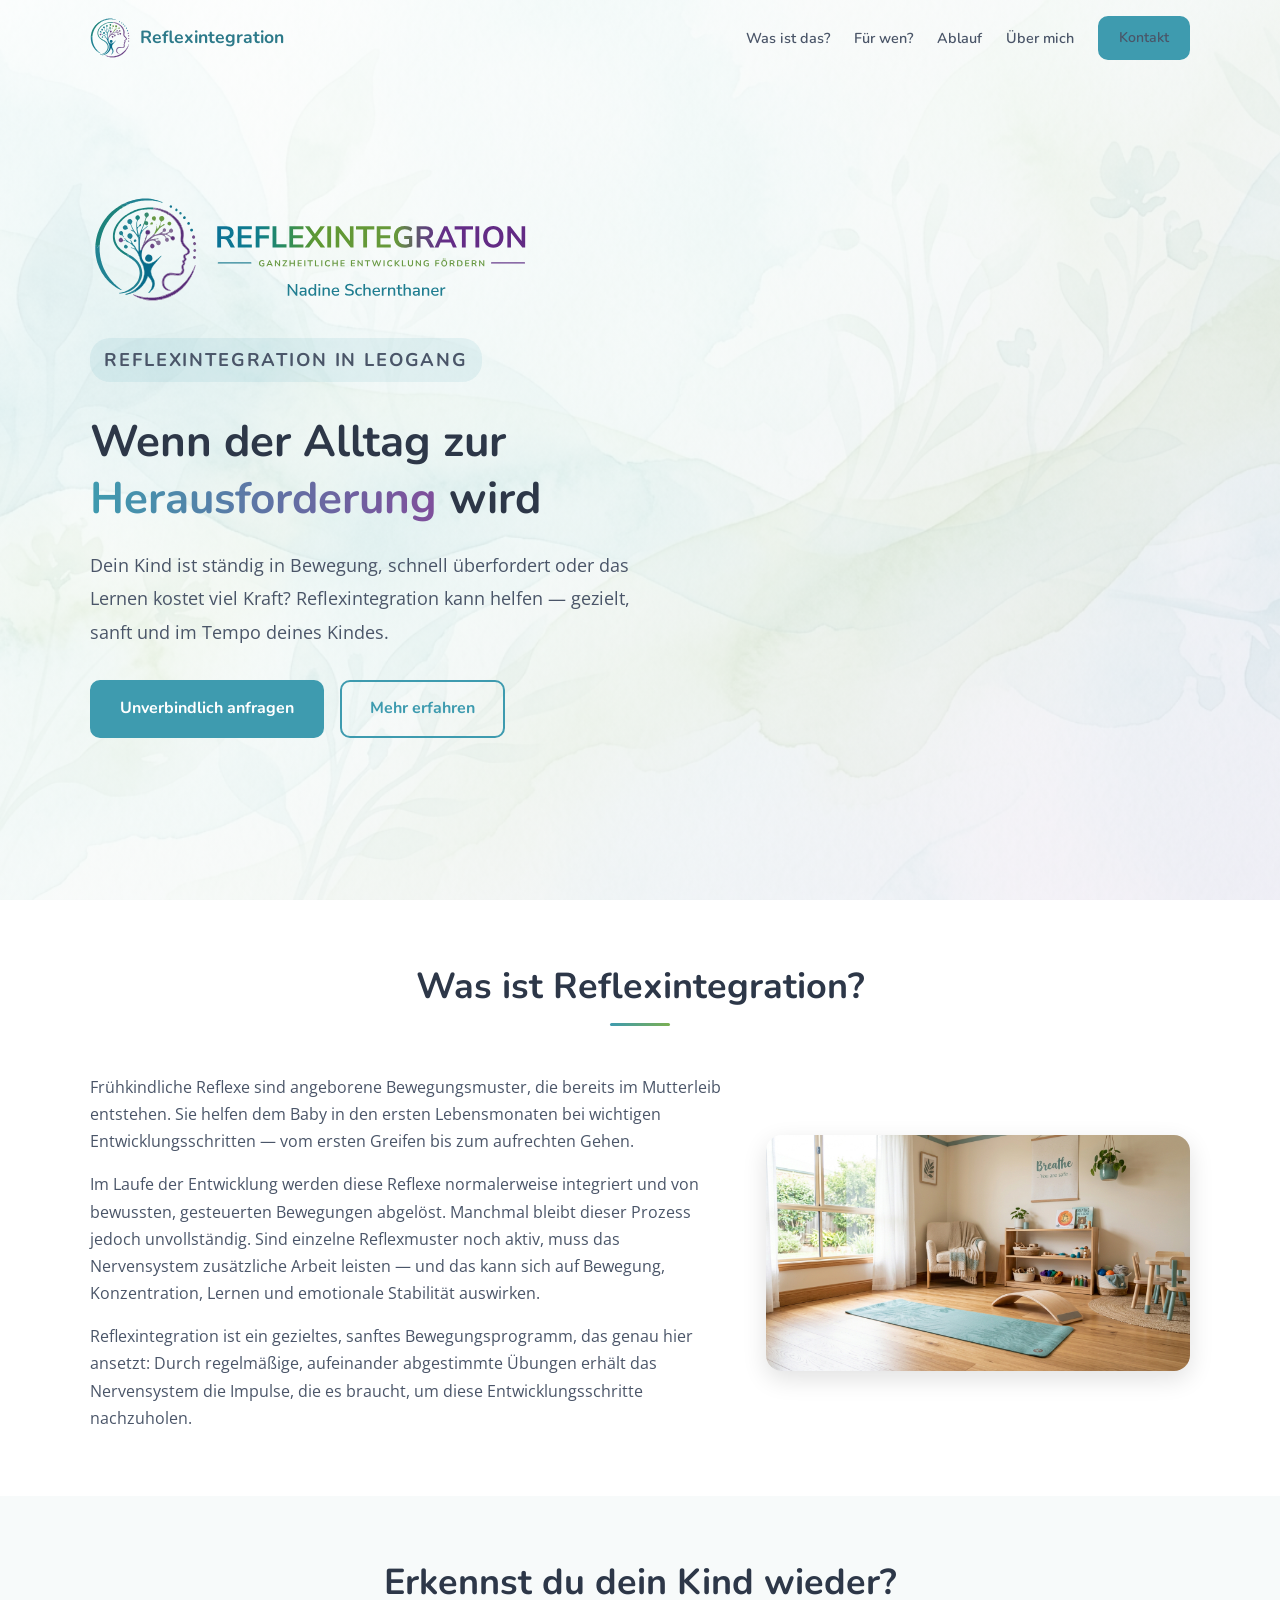
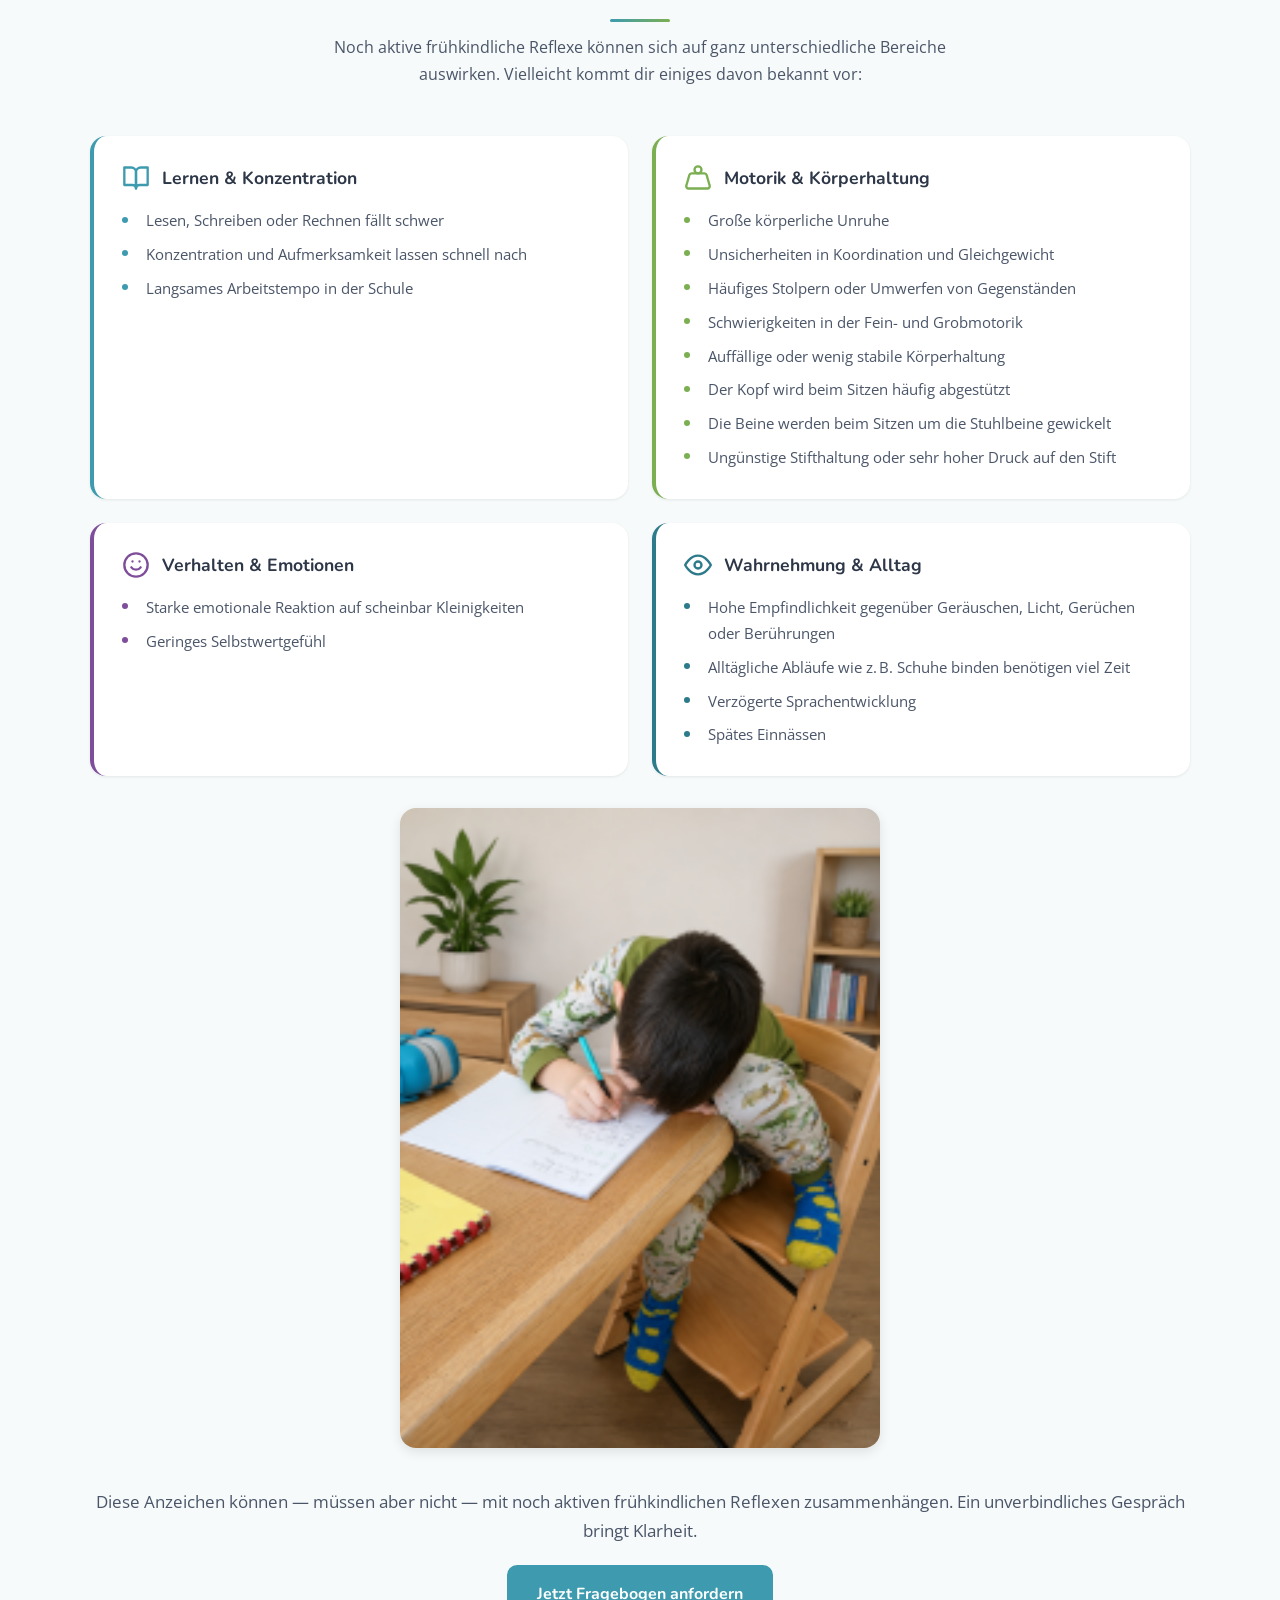
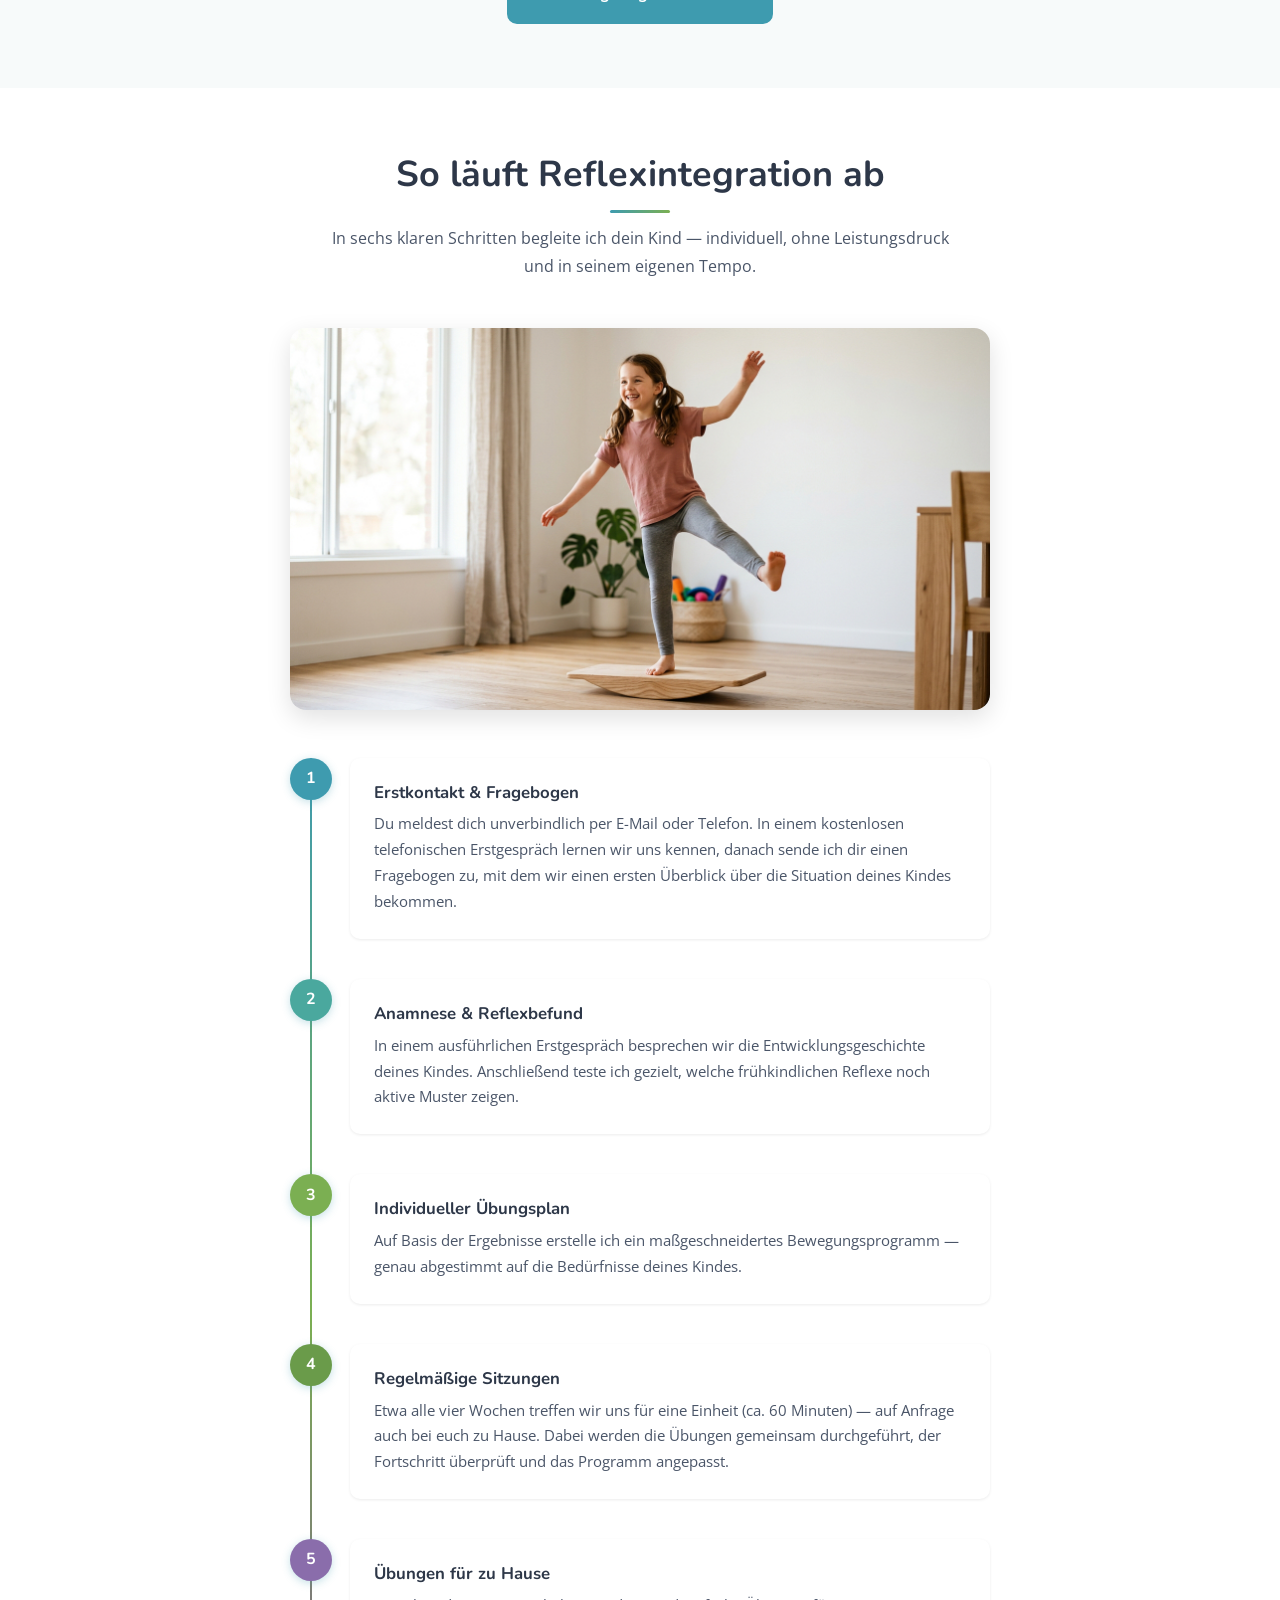
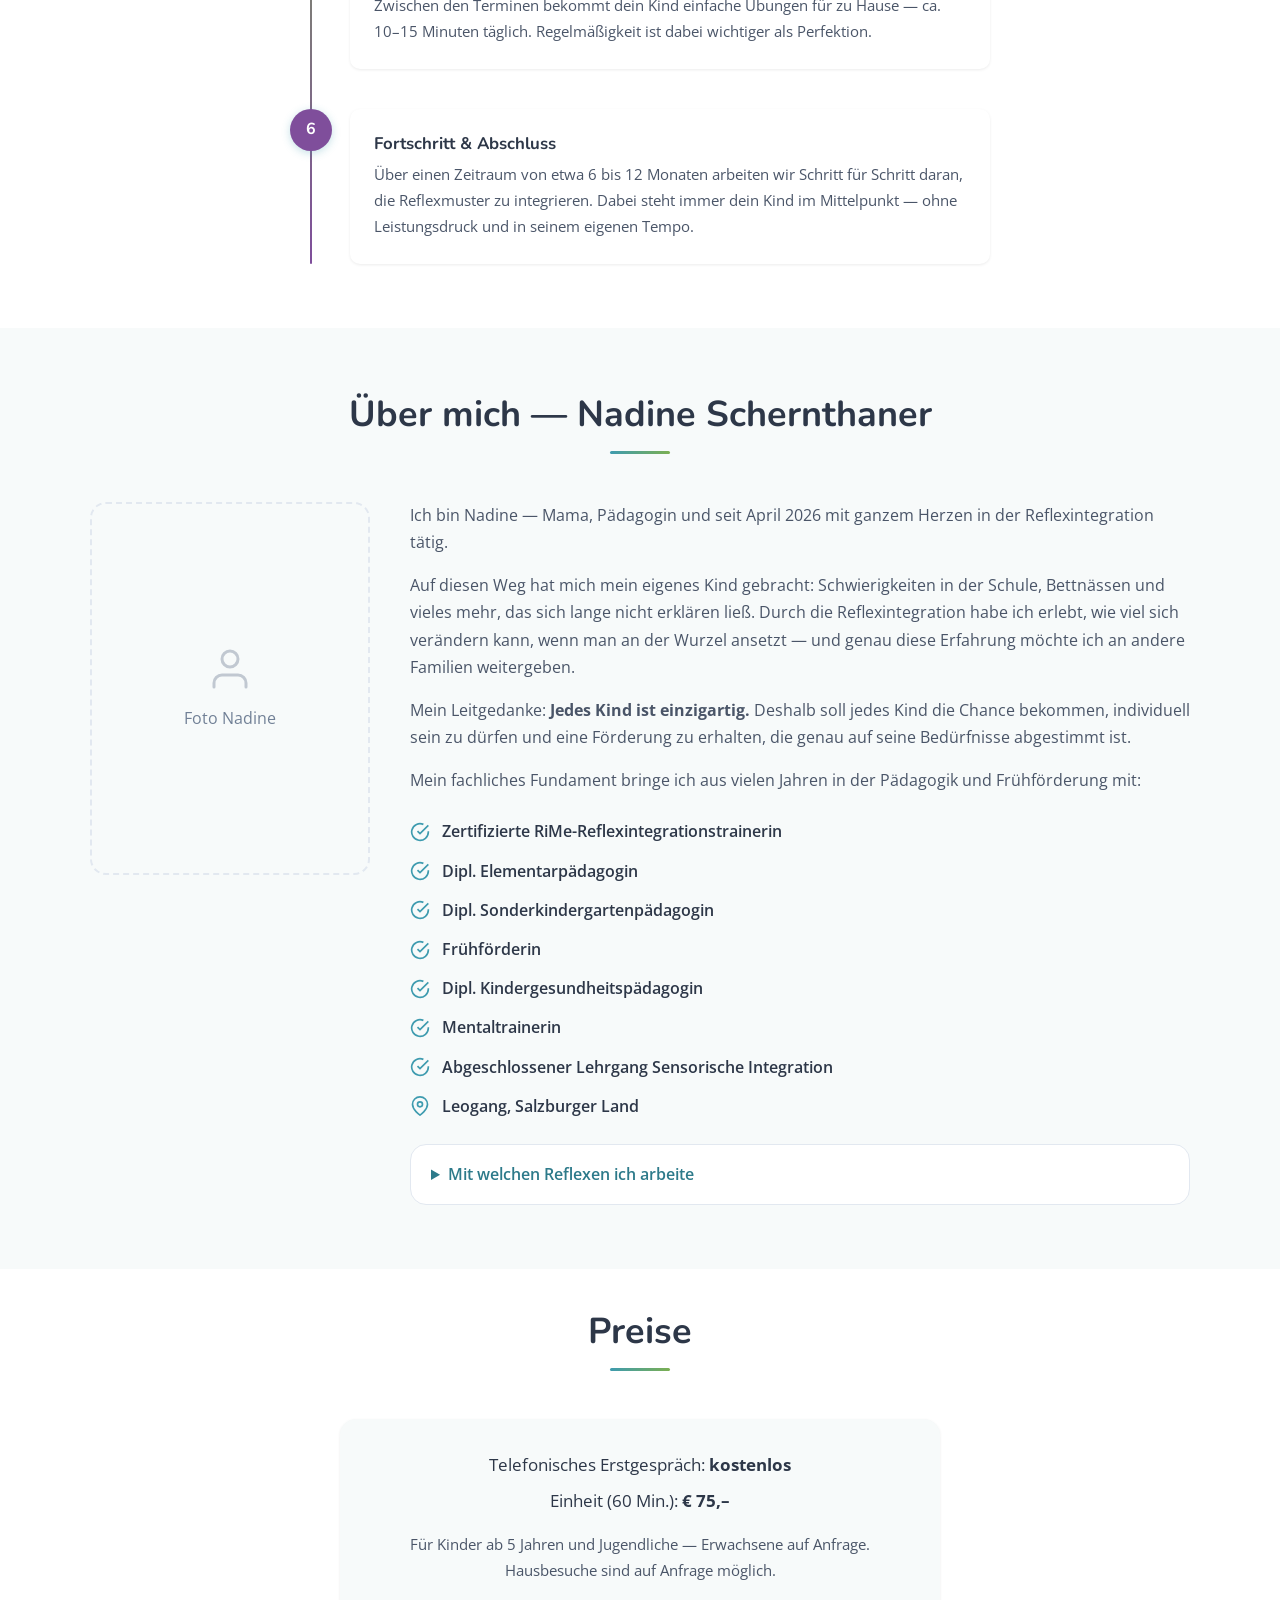
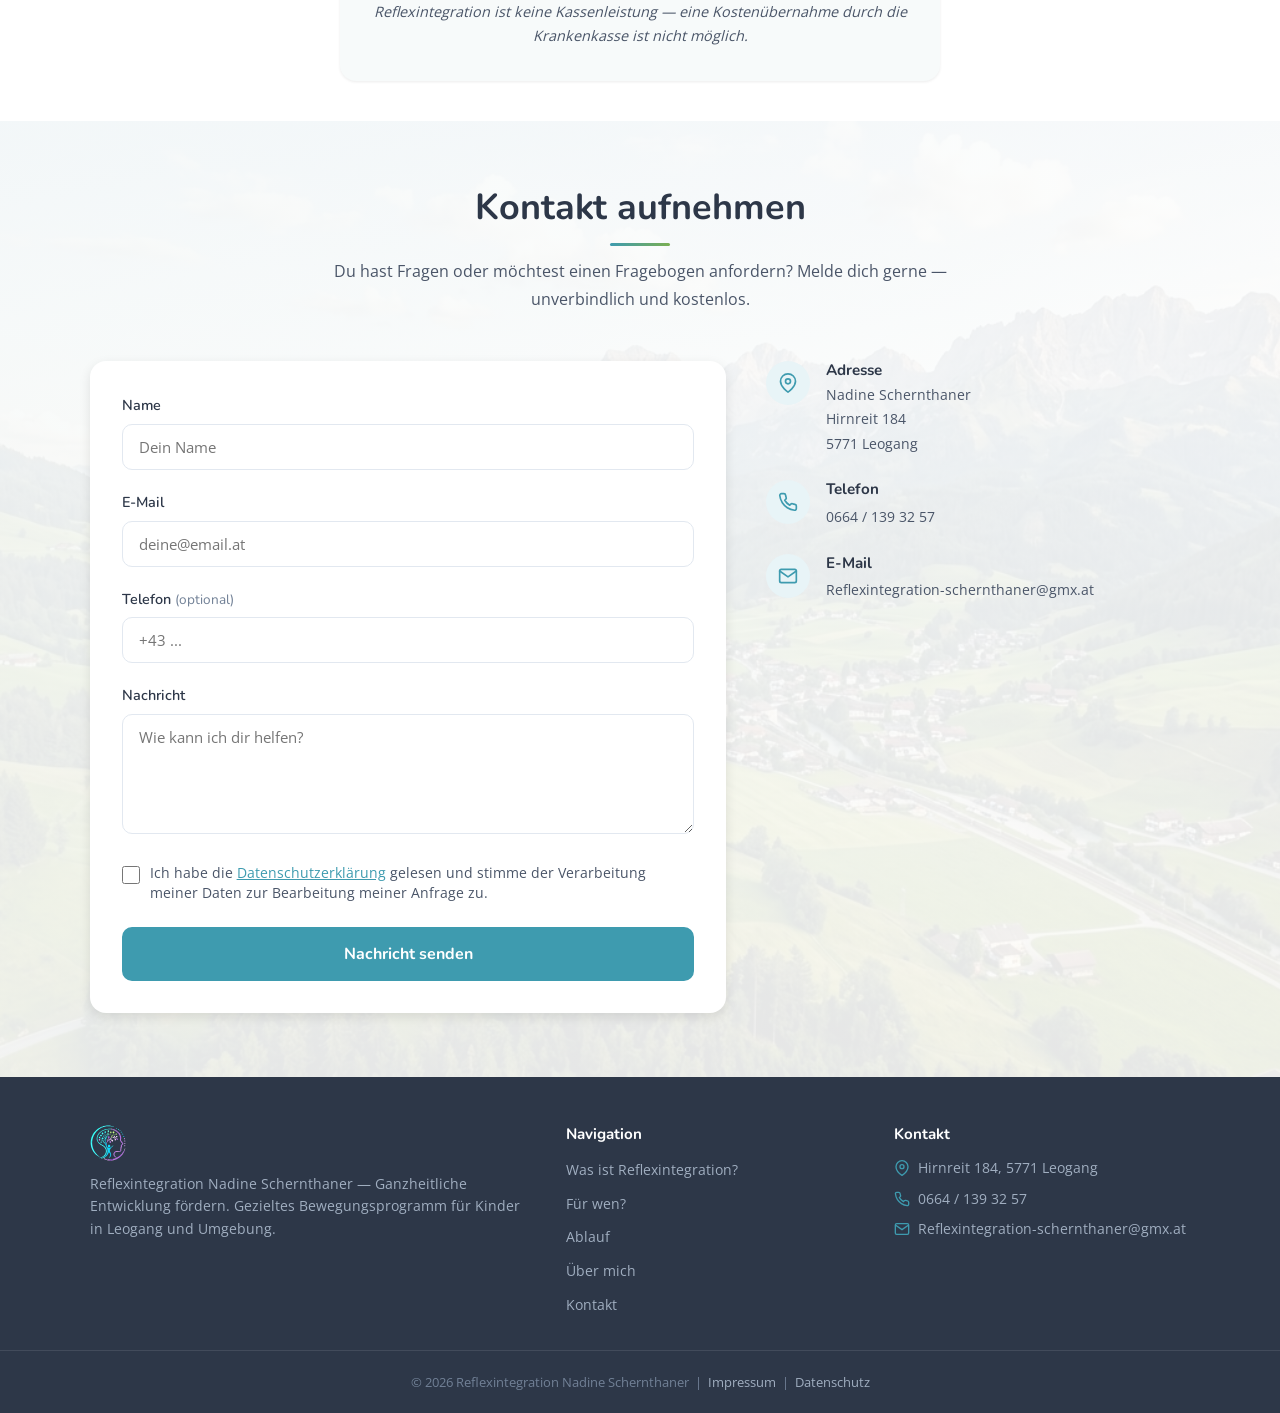
<file: index.html>
<!DOCTYPE html>
<html lang="de">
<head>
  <meta charset="UTF-8">
  <meta name="viewport" content="width=device-width, initial-scale=1.0">
  <title>Reflexintegration Leogang — Nadine Schernthaner | Ganzheitliche Entwicklung fördern</title>
  <meta name="description" content="Reflexintegration in Leogang bei Nadine Schernthaner. Gezieltes Bewegungsprogramm für Kinder mit Lern- und Konzentrationsschwierigkeiten. Jetzt unverbindlich anfragen.">
  <meta name="robots" content="index, follow">
  <link rel="canonical" href="https://www.reflexintegration-schernthaner.at/">

  <!-- Open Graph -->
  <meta property="og:title" content="Reflexintegration Leogang — Nadine Schernthaner">
  <meta property="og:description" content="Gezieltes Bewegungsprogramm für Kinder mit Lern- und Konzentrationsschwierigkeiten in Leogang, Salzburger Land.">
  <meta property="og:type" content="website">
  <meta property="og:url" content="https://www.reflexintegration-schernthaner.at/">
  <meta property="og:image" content="https://www.reflexintegration-schernthaner.at/images/og-image.png">
  <meta property="og:locale" content="de_AT">

  <!-- Favicons -->
  <link rel="icon" type="image/svg+xml" href="images/reflexintegration-bildmarke.svg">
  <link rel="icon" type="image/png" sizes="32x32" href="images/favicon-32x32.png">
  <link rel="icon" type="image/png" sizes="16x16" href="images/favicon-16x16.png">
  <link rel="apple-touch-icon" sizes="180x180" href="images/apple-touch-icon.png">

  <!-- Fonts (lokal gehostet) -->
  <link rel="preload" href="fonts/nunito-latin-wght-normal.woff2" as="font" type="font/woff2" crossorigin>
  <link rel="preload" href="fonts/open-sans-latin-wght-normal.woff2" as="font" type="font/woff2" crossorigin>

  <!-- Styles -->
  <link rel="stylesheet" href="css/styles.css">

  <!-- Schema.org -->
  <script type="application/ld+json">
  {
    "@context": "https://schema.org",
    "@type": "HealthAndBeautyBusiness",
    "name": "Reflexintegration Nadine Schernthaner",
    "description": "Reflexintegration — gezieltes Bewegungsprogramm für Kinder mit Lern- und Konzentrationsschwierigkeiten in Leogang, Salzburger Land.",
    "url": "https://www.reflexintegration-schernthaner.at",
    "telephone": "+436641393257",
    "email": "Reflexintegration-schernthaner@gmx.at",
    "address": {
      "@type": "PostalAddress",
      "streetAddress": "Hirnreit 184",
      "addressLocality": "Leogang",
      "postalCode": "5771",
      "addressCountry": "AT"
    },
    "areaServed": {
      "@type": "GeoCircle",
      "geoMidpoint": {
        "@type": "GeoCoordinates",
        "latitude": 47.4333,
        "longitude": 12.7667
      },
      "geoRadius": "50000"
    },
    "priceRange": "€€"
  }
  </script>
</head>
<body>

  <!-- ======== Navigation ======== -->
  <nav class="navbar" role="navigation" aria-label="Hauptnavigation">
    <div class="container">
      <a href="#" class="nav-brand" aria-label="Startseite">
        <img src="images/reflexintegration-bildmarke.svg" alt="Reflexintegration Logo" width="40" height="40">
        <span>Reflexintegration</span>
      </a>
      <ul class="nav-links">
        <li><a href="#was-ist-reflexintegration">Was ist das?</a></li>
        <li><a href="#fuer-wen">Für wen?</a></li>
        <li><a href="#ablauf">Ablauf</a></li>
        <li><a href="#ueber-mich">Über mich</a></li>
        <li><a href="#kontakt" class="btn btn-primary" style="padding:0.5rem 1.2rem;font-size:0.88rem;">Kontakt</a></li>
      </ul>
      <button class="nav-toggle" aria-label="Menü öffnen" aria-expanded="false">
        <span></span><span></span><span></span>
      </button>
    </div>
  </nav>

  <!-- Mobile Menu Overlay -->
  <div class="mobile-menu" role="dialog" aria-label="Mobile Navigation">
    <a href="#was-ist-reflexintegration">Was ist Reflexintegration?</a>
    <a href="#fuer-wen">Für wen?</a>
    <a href="#ablauf">Ablauf</a>
    <a href="#ueber-mich">Über mich</a>
    <a href="#kontakt">Kontakt</a>
  </div>

  <!-- ======== Hero ======== -->
  <section class="hero" id="hero" style="background-image:url('images/hero-background.jfif');">
    <div class="container">
      <div class="hero-content">
        <img src="images/reflexintegration-wort-bildmarke.svg" alt="Reflexintegration Nadine Schernthaner — Ganzheitliche Entwicklung fördern" class="hero-logo" width="440" height="112">
        <p class="hero-tagline">Reflexintegration in Leogang</p>
        <h1>Wenn der Alltag zur <span>Herausforderung</span> wird</h1>
        <p>Dein Kind ist ständig in Bewegung, schnell überfordert oder das Lernen kostet viel Kraft? Reflexintegration kann helfen — gezielt, sanft und im Tempo deines Kindes.</p>
        <div class="hero-buttons">
          <a href="#kontakt" class="btn btn-primary">Unverbindlich anfragen</a>
          <a href="#was-ist-reflexintegration" class="btn btn-outline">Mehr erfahren</a>
        </div>
      </div>
    </div>
  </section>

  <main>

    <!-- ======== Was ist Reflexintegration ======== -->
    <section class="section" id="was-ist-reflexintegration">
      <div class="container">
        <div class="section-header reveal">
          <h2>Was ist Reflexintegration?</h2>
        </div>
        <div class="what-is-grid">
          <div class="what-is-text reveal">
            <p>Frühkindliche Reflexe sind angeborene Bewegungsmuster, die bereits im Mutterleib entstehen. Sie helfen dem Baby in den ersten Lebensmonaten bei wichtigen Entwicklungsschritten — vom ersten Greifen bis zum aufrechten Gehen.</p>
            <p>Im Laufe der Entwicklung werden diese Reflexe normalerweise integriert und von bewussten, gesteuerten Bewegungen abgelöst. Manchmal bleibt dieser Prozess jedoch unvollständig. Sind einzelne Reflexmuster noch aktiv, muss das Nervensystem zusätzliche Arbeit leisten — und das kann sich auf Bewegung, Konzentration, Lernen und emotionale Stabilität auswirken.</p>
            <p>Reflexintegration ist ein gezieltes, sanftes Bewegungsprogramm, das genau hier ansetzt: Durch regelmäßige, aufeinander abgestimmte Übungen erhält das Nervensystem die Impulse, die es braucht, um diese Entwicklungsschritte nachzuholen.</p>
          </div>
          <div class="what-is-image reveal">
            <img src="images/what-is-rit.jfif" alt="Helle, ruhige Therapieumgebung — Reflexintegration unterstützt die kindliche Entwicklung durch gezielte Bewegungsübungen" loading="lazy">
          </div>
        </div>
      </div>
    </section>

    <!-- ======== Für wen ======== -->
    <section class="section section-alt" id="fuer-wen">
      <div class="container">
        <div class="section-header reveal">
          <h2>Erkennst du dein Kind wieder?</h2>
          <p>Noch aktive frühkindliche Reflexe können sich auf ganz unterschiedliche Bereiche auswirken. Vielleicht kommt dir einiges davon bekannt vor:</p>
        </div>

        <div class="symptom-categories">

          <!-- Lernen & Konzentration -->
          <div class="symptom-card reveal">
            <div class="symptom-card-header">
              <svg viewBox="0 0 24 24" fill="none" stroke="currentColor" stroke-width="2" stroke-linecap="round" stroke-linejoin="round" style="color:var(--clr-teal)"><path d="M2 3h6a4 4 0 0 1 4 4v14a3 3 0 0 0-3-3H2z"/><path d="M22 3h-6a4 4 0 0 0-4 4v14a3 3 0 0 1 3-3h7z"/></svg>
              <h3>Lernen &amp; Konzentration</h3>
            </div>
            <ul class="symptom-list">
              <li>Lesen, Schreiben oder Rechnen fällt schwer</li>
              <li>Konzentration und Aufmerksamkeit lassen schnell nach</li>
              <li>Langsames Arbeitstempo in der Schule</li>
            </ul>
          </div>

          <!-- Motorik & Körperhaltung -->
          <div class="symptom-card reveal">
            <div class="symptom-card-header">
              <svg viewBox="0 0 24 24" fill="none" stroke="currentColor" stroke-width="2" stroke-linecap="round" stroke-linejoin="round" style="color:var(--clr-green)"><circle cx="12" cy="5" r="3"/><path d="M6.5 8a2 2 0 0 0-1.905 1.46L2.1 18.23A2 2 0 0 0 4 21h16a2 2 0 0 0 1.9-2.77l-2.49-8.77A2 2 0 0 0 17.5 8z"/></svg>
              <h3>Motorik &amp; Körperhaltung</h3>
            </div>
            <ul class="symptom-list">
              <li>Große körperliche Unruhe</li>
              <li>Unsicherheiten in Koordination und Gleichgewicht</li>
              <li>Häufiges Stolpern oder Umwerfen von Gegenständen</li>
              <li>Schwierigkeiten in der Fein- und Grobmotorik</li>
              <li>Auffällige oder wenig stabile Körperhaltung</li>
              <li>Der Kopf wird beim Sitzen häufig abgestützt</li>
              <li>Die Beine werden beim Sitzen um die Stuhlbeine gewickelt</li>
              <li>Ungünstige Stifthaltung oder sehr hoher Druck auf den Stift</li>
            </ul>
          </div>

          <!-- Verhalten & Emotionen -->
          <div class="symptom-card reveal">
            <div class="symptom-card-header">
              <svg viewBox="0 0 24 24" fill="none" stroke="currentColor" stroke-width="2" stroke-linecap="round" stroke-linejoin="round" style="color:var(--clr-purple)"><circle cx="12" cy="12" r="10"/><path d="M8 14s1.5 2 4 2 4-2 4-2"/><line x1="9" y1="9" x2="9.01" y2="9"/><line x1="15" y1="9" x2="15.01" y2="9"/></svg>
              <h3>Verhalten &amp; Emotionen</h3>
            </div>
            <ul class="symptom-list">
              <li>Starke emotionale Reaktion auf scheinbar Kleinigkeiten</li>
              <li>Geringes Selbstwertgefühl</li>
            </ul>
          </div>

          <!-- Wahrnehmung & Alltag -->
          <div class="symptom-card reveal">
            <div class="symptom-card-header">
              <svg viewBox="0 0 24 24" fill="none" stroke="currentColor" stroke-width="2" stroke-linecap="round" stroke-linejoin="round" style="color:var(--clr-teal-dark)"><path d="M1 12s4-8 11-8 11 8 11 8-4 8-11 8-11-8-11-8z"/><circle cx="12" cy="12" r="3"/></svg>
              <h3>Wahrnehmung &amp; Alltag</h3>
            </div>
            <ul class="symptom-list">
              <li>Hohe Empfindlichkeit gegenüber Geräuschen, Licht, Gerüchen oder Berührungen</li>
              <li>Alltägliche Abläufe wie z.&thinsp;B. Schuhe binden benötigen viel Zeit</li>
              <li>Verzögerte Sprachentwicklung</li>
              <li>Spätes Einnässen</li>
            </ul>
          </div>

        </div>

        <div class="fuer-wen-image reveal">
          <img src="images/kind-schreibtisch-konzentration.png" alt="Kind beugt sich tief über die Schulaufgaben am Schreibtisch — mögliches Zeichen für noch aktive frühkindliche Reflexe" width="480" height="640" loading="lazy">
        </div>

        <div class="fuer-wen-cta reveal">
          <p>Diese Anzeichen können — müssen aber nicht — mit noch aktiven frühkindlichen Reflexen zusammenhängen. Ein unverbindliches Gespräch bringt Klarheit.</p>
          <a href="#kontakt" class="btn btn-primary">Jetzt Fragebogen anfordern</a>
        </div>

      </div>
    </section>

    <!-- ======== Ablauf ======== -->
    <section class="section" id="ablauf">
      <div class="container">
        <div class="section-header reveal">
          <h2>So läuft Reflexintegration ab</h2>
          <p>In sechs klaren Schritten begleite ich dein Kind — individuell, ohne Leistungsdruck und in seinem eigenen Tempo.</p>
        </div>

        <div class="ablauf-image reveal">
          <img src="images/process.jfif" alt="Kind bei einer Bewegungsübung — Reflexintegration arbeitet mit gezielten, sanften Übungen" loading="lazy">
        </div>

        <div class="timeline">

          <div class="timeline-step reveal">
            <div class="timeline-number">1</div>
            <div class="timeline-content">
              <h3>Erstkontakt &amp; Fragebogen</h3>
              <p>Du meldest dich unverbindlich per E-Mail oder Telefon. In einem kostenlosen telefonischen Erstgespräch lernen wir uns kennen, danach sende ich dir einen Fragebogen zu, mit dem wir einen ersten Überblick über die Situation deines Kindes bekommen.</p>
            </div>
          </div>

          <div class="timeline-step reveal">
            <div class="timeline-number">2</div>
            <div class="timeline-content">
              <h3>Anamnese &amp; Reflexbefund</h3>
              <p>In einem ausführlichen Erstgespräch besprechen wir die Entwicklungsgeschichte deines Kindes. Anschließend teste ich gezielt, welche frühkindlichen Reflexe noch aktive Muster zeigen.</p>
            </div>
          </div>

          <div class="timeline-step reveal">
            <div class="timeline-number">3</div>
            <div class="timeline-content">
              <h3>Individueller Übungsplan</h3>
              <p>Auf Basis der Ergebnisse erstelle ich ein maßgeschneidertes Bewegungsprogramm — genau abgestimmt auf die Bedürfnisse deines Kindes.</p>
            </div>
          </div>

          <div class="timeline-step reveal">
            <div class="timeline-number">4</div>
            <div class="timeline-content">
              <h3>Regelmäßige Sitzungen</h3>
              <p>Etwa alle vier Wochen treffen wir uns für eine Einheit (ca. 60 Minuten) — auf Anfrage auch bei euch zu Hause. Dabei werden die Übungen gemeinsam durchgeführt, der Fortschritt überprüft und das Programm angepasst.</p>
            </div>
          </div>

          <div class="timeline-step reveal">
            <div class="timeline-number">5</div>
            <div class="timeline-content">
              <h3>Übungen für zu Hause</h3>
              <p>Zwischen den Terminen bekommt dein Kind einfache Übungen für zu Hause — ca. 10–15 Minuten täglich. Regelmäßigkeit ist dabei wichtiger als Perfektion.</p>
            </div>
          </div>

          <div class="timeline-step reveal">
            <div class="timeline-number">6</div>
            <div class="timeline-content">
              <h3>Fortschritt &amp; Abschluss</h3>
              <p>Über einen Zeitraum von etwa 6 bis 12 Monaten arbeiten wir Schritt für Schritt daran, die Reflexmuster zu integrieren. Dabei steht immer dein Kind im Mittelpunkt — ohne Leistungsdruck und in seinem eigenen Tempo.</p>
            </div>
          </div>

        </div>
      </div>
    </section>

    <!-- ======== Über mich ======== -->
    <section class="section section-alt" id="ueber-mich">
      <div class="container">
        <div class="section-header reveal">
          <h2>Über mich — Nadine Schernthaner</h2>
        </div>
        <div class="about-grid">
          <div class="about-photo-placeholder reveal">
            <svg viewBox="0 0 24 24" fill="none" stroke="currentColor" stroke-width="1.5" stroke-linecap="round" stroke-linejoin="round"><path d="M20 21v-2a4 4 0 0 0-4-4H8a4 4 0 0 0-4 4v2"/><circle cx="12" cy="7" r="4"/></svg>
            <span>Foto Nadine</span>
          </div>
          <div class="about-text reveal">
            <p>Ich bin Nadine — Mama, Pädagogin und seit April 2026 mit ganzem Herzen in der Reflexintegration tätig.</p>
            <p>Auf diesen Weg hat mich mein eigenes Kind gebracht: Schwierigkeiten in der Schule, Bettnässen und vieles mehr, das sich lange nicht erklären ließ. Durch die Reflexintegration habe ich erlebt, wie viel sich verändern kann, wenn man an der Wurzel ansetzt — und genau diese Erfahrung möchte ich an andere Familien weitergeben.</p>
            <p>Mein Leitgedanke: <strong>Jedes Kind ist einzigartig.</strong> Deshalb soll jedes Kind die Chance bekommen, individuell sein zu dürfen und eine Förderung zu erhalten, die genau auf seine Bedürfnisse abgestimmt ist.</p>
            <p>Mein fachliches Fundament bringe ich aus vielen Jahren in der Pädagogik und Frühförderung mit:</p>
            <ul class="about-credentials">
              <li>
                <svg viewBox="0 0 24 24" fill="none" stroke="currentColor" stroke-width="2"><path d="M22 11.08V12a10 10 0 1 1-5.93-9.14"/><polyline points="22 4 12 14.01 9 11.01"/></svg>
                Zertifizierte RiMe-Reflexintegrationstrainerin
              </li>
              <li>
                <svg viewBox="0 0 24 24" fill="none" stroke="currentColor" stroke-width="2"><path d="M22 11.08V12a10 10 0 1 1-5.93-9.14"/><polyline points="22 4 12 14.01 9 11.01"/></svg>
                Dipl. Elementarpädagogin
              </li>
              <li>
                <svg viewBox="0 0 24 24" fill="none" stroke="currentColor" stroke-width="2"><path d="M22 11.08V12a10 10 0 1 1-5.93-9.14"/><polyline points="22 4 12 14.01 9 11.01"/></svg>
                Dipl. Sonderkindergartenpädagogin
              </li>
              <li>
                <svg viewBox="0 0 24 24" fill="none" stroke="currentColor" stroke-width="2"><path d="M22 11.08V12a10 10 0 1 1-5.93-9.14"/><polyline points="22 4 12 14.01 9 11.01"/></svg>
                Frühförderin
              </li>
              <li>
                <svg viewBox="0 0 24 24" fill="none" stroke="currentColor" stroke-width="2"><path d="M22 11.08V12a10 10 0 1 1-5.93-9.14"/><polyline points="22 4 12 14.01 9 11.01"/></svg>
                Dipl. Kindergesundheitspädagogin
              </li>
              <li>
                <svg viewBox="0 0 24 24" fill="none" stroke="currentColor" stroke-width="2"><path d="M22 11.08V12a10 10 0 1 1-5.93-9.14"/><polyline points="22 4 12 14.01 9 11.01"/></svg>
                Mentaltrainerin
              </li>
              <li>
                <svg viewBox="0 0 24 24" fill="none" stroke="currentColor" stroke-width="2"><path d="M22 11.08V12a10 10 0 1 1-5.93-9.14"/><polyline points="22 4 12 14.01 9 11.01"/></svg>
                Abgeschlossener Lehrgang Sensorische Integration
              </li>
              <li>
                <svg viewBox="0 0 24 24" fill="none" stroke="currentColor" stroke-width="2"><path d="M21 10c0 7-9 13-9 13s-9-6-9-13a9 9 0 0 1 18 0z"/><circle cx="12" cy="10" r="3"/></svg>
                Leogang, Salzburger Land
              </li>
            </ul>
            <details class="about-reflexes">
              <summary>Mit welchen Reflexen ich arbeite</summary>
              <p>Furcht-Lähmungs-Reflex, Moro-Reflex, Landau-Reflex, Asymmetrisch tonischer Nackenreflex (ATNR), Symmetrisch tonischer Nackenreflex (STNR), Tonischer Labyrinthreflex (TLR), Spinaler Galant, Babkin-Reflex (Palmar), Saugreflex, Amphibienreflex, Plantarreflex, Greif- und Hochziehreflex.</p>
              <p><strong>Zusatzausbildungen:</strong> Spinaler Perez-Reflex, Bonding-Reflex.</p>
            </details>
          </div>
        </div>
      </div>
    </section>

    <!-- ======== Preise ======== -->
    <section class="section" id="preise" style="padding:2.5rem 0;">
      <div class="container">
        <div class="section-header reveal">
          <h2>Preise</h2>
        </div>
        <div style="max-width:600px;margin:0 auto;text-align:center;" class="reveal">
          <div style="background:var(--clr-bg-alt);border-radius:var(--radius-lg);padding:2rem;box-shadow:var(--shadow-sm);">
            <p style="font-size:1.05rem;margin-bottom:0.5rem;">Telefonisches Erstgespräch: <strong>kostenlos</strong></p>
            <p style="font-size:1.05rem;">Einheit (60 Min.): <strong>€ 75,–</strong></p>
            <p style="color:var(--clr-text-muted);font-size:0.95rem;margin-top:1rem;">Für Kinder ab 5 Jahren und Jugendliche — Erwachsene auf Anfrage.<br>Hausbesuche sind auf Anfrage möglich.</p>
            <p style="color:var(--clr-text-muted);font-size:0.9rem;margin-top:1rem;font-style:italic;">Reflexintegration ist keine Kassenleistung — eine Kostenübernahme durch die Krankenkasse ist nicht möglich.</p>
          </div>
        </div>
      </div>
    </section>

    <!-- ======== Kontakt ======== -->
    <section class="section contact-section" id="kontakt">
      <div class="container">
        <div class="section-header reveal">
          <h2>Kontakt aufnehmen</h2>
          <p>Du hast Fragen oder möchtest einen Fragebogen anfordern? Melde dich gerne — unverbindlich und kostenlos.</p>
        </div>

        <div class="contact-grid">

          <!-- Form -->
          <form id="contact-form" class="contact-form reveal" novalidate>
            <input type="hidden" name="access_key" value="DEIN_ACCESS_KEY_HIER">
            <input type="hidden" name="subject" value="Neue Anfrage über die Website">
            <input type="hidden" name="from_name" value="Reflexintegration Website">
            <input type="checkbox" name="botcheck" style="display:none;">

            <div class="form-group">
              <label for="name">Name</label>
              <input type="text" id="name" name="name" required autocomplete="name" placeholder="Dein Name">
              <div class="error-message"></div>
            </div>

            <div class="form-group">
              <label for="email">E-Mail</label>
              <input type="email" id="email" name="email" required autocomplete="email" placeholder="deine@email.at">
              <div class="error-message"></div>
            </div>

            <div class="form-group">
              <label for="phone">Telefon <span class="optional">(optional)</span></label>
              <input type="tel" id="phone" name="phone" autocomplete="tel" placeholder="+43 ...">
            </div>

            <div class="form-group">
              <label for="message">Nachricht</label>
              <textarea id="message" name="message" required placeholder="Wie kann ich dir helfen?"></textarea>
              <div class="error-message"></div>
            </div>

            <div class="form-checkbox">
              <input type="checkbox" id="consent" name="consent" required>
              <label for="consent">Ich habe die <a href="datenschutz.html" target="_blank">Datenschutzerklärung</a> gelesen und stimme der Verarbeitung meiner Daten zur Bearbeitung meiner Anfrage zu.</label>
            </div>

            <button type="submit" class="btn btn-primary" style="width:100%;justify-content:center;">Nachricht senden</button>
            <div id="form-status" class="form-status"></div>
          </form>

          <!-- Contact Info -->
          <div class="contact-info reveal">
            <div class="contact-info-item">
              <div class="contact-info-icon">
                <svg viewBox="0 0 24 24" fill="none" stroke="currentColor" stroke-width="2" stroke-linecap="round" stroke-linejoin="round"><path d="M21 10c0 7-9 13-9 13s-9-6-9-13a9 9 0 0 1 18 0z"/><circle cx="12" cy="10" r="3"/></svg>
              </div>
              <div>
                <h4>Adresse</h4>
                <p>Nadine Schernthaner<br>Hirnreit 184<br>5771 Leogang</p>
              </div>
            </div>

            <div class="contact-info-item">
              <div class="contact-info-icon">
                <svg viewBox="0 0 24 24" fill="none" stroke="currentColor" stroke-width="2" stroke-linecap="round" stroke-linejoin="round"><path d="M22 16.92v3a2 2 0 0 1-2.18 2 19.79 19.79 0 0 1-8.63-3.07 19.5 19.5 0 0 1-6-6A19.79 19.79 0 0 1 2.12 4.18 2 2 0 0 1 4.11 2h3a2 2 0 0 1 2 1.72c.127.96.361 1.903.7 2.81a2 2 0 0 1-.45 2.11L8.09 9.91a16 16 0 0 0 6 6l1.27-1.27a2 2 0 0 1 2.11-.45c.907.339 1.85.573 2.81.7A2 2 0 0 1 22 16.92z"/></svg>
              </div>
              <div>
                <h4>Telefon</h4>
                <a href="tel:+436641393257">0664 / 139 32 57</a>
              </div>
            </div>

            <div class="contact-info-item">
              <div class="contact-info-icon">
                <svg viewBox="0 0 24 24" fill="none" stroke="currentColor" stroke-width="2" stroke-linecap="round" stroke-linejoin="round"><path d="M4 4h16c1.1 0 2 .9 2 2v12c0 1.1-.9 2-2 2H4c-1.1 0-2-.9-2-2V6c0-1.1.9-2 2-2z"/><polyline points="22,6 12,13 2,6"/></svg>
              </div>
              <div>
                <h4>E-Mail</h4>
                <a href="mailto:Reflexintegration-schernthaner@gmx.at">Reflexintegration-schernthaner@gmx.at</a>
              </div>
            </div>
          </div>

        </div>
      </div>
    </section>

  </main>

  <!-- ======== Footer ======== -->
  <footer class="site-footer">
    <div class="container">
      <div class="footer-grid">

        <div class="footer-brand">
          <img src="images/reflexintegration-bildmarke.svg" alt="Reflexintegration Logo" width="36" height="36">
          <p>Reflexintegration Nadine Schernthaner — Ganzheitliche Entwicklung fördern. Gezieltes Bewegungsprogramm für Kinder in Leogang und Umgebung.</p>
        </div>

        <div class="footer-col">
          <h4>Navigation</h4>
          <ul class="footer-links">
            <li><a href="#was-ist-reflexintegration">Was ist Reflexintegration?</a></li>
            <li><a href="#fuer-wen">Für wen?</a></li>
            <li><a href="#ablauf">Ablauf</a></li>
            <li><a href="#ueber-mich">Über mich</a></li>
            <li><a href="#kontakt">Kontakt</a></li>
          </ul>
        </div>

        <div class="footer-col">
          <h4>Kontakt</h4>
          <div class="footer-contact-item">
            <svg viewBox="0 0 24 24" fill="none" stroke="currentColor" stroke-width="2"><path d="M21 10c0 7-9 13-9 13s-9-6-9-13a9 9 0 0 1 18 0z"/><circle cx="12" cy="10" r="3"/></svg>
            Hirnreit 184, 5771 Leogang
          </div>
          <div class="footer-contact-item">
            <svg viewBox="0 0 24 24" fill="none" stroke="currentColor" stroke-width="2"><path d="M22 16.92v3a2 2 0 0 1-2.18 2 19.79 19.79 0 0 1-8.63-3.07 19.5 19.5 0 0 1-6-6A19.79 19.79 0 0 1 2.12 4.18 2 2 0 0 1 4.11 2h3a2 2 0 0 1 2 1.72c.127.96.361 1.903.7 2.81a2 2 0 0 1-.45 2.11L8.09 9.91a16 16 0 0 0 6 6l1.27-1.27a2 2 0 0 1 2.11-.45c.907.339 1.85.573 2.81.7A2 2 0 0 1 22 16.92z"/></svg>
            0664 / 139 32 57
          </div>
          <div class="footer-contact-item">
            <svg viewBox="0 0 24 24" fill="none" stroke="currentColor" stroke-width="2"><path d="M4 4h16c1.1 0 2 .9 2 2v12c0 1.1-.9 2-2 2H4c-1.1 0-2-.9-2-2V6c0-1.1.9-2 2-2z"/><polyline points="22,6 12,13 2,6"/></svg>
            Reflexintegration-schernthaner@gmx.at
          </div>
        </div>

      </div>
    </div>
    <div class="footer-bottom">
      <div class="container">
        &copy; 2026 Reflexintegration Nadine Schernthaner &nbsp;|&nbsp;
        <a href="impressum.html">Impressum</a> &nbsp;|&nbsp;
        <a href="datenschutz.html">Datenschutz</a>
      </div>
    </div>
  </footer>

  <script src="js/main.js"></script>
</body>
</html>
</file>
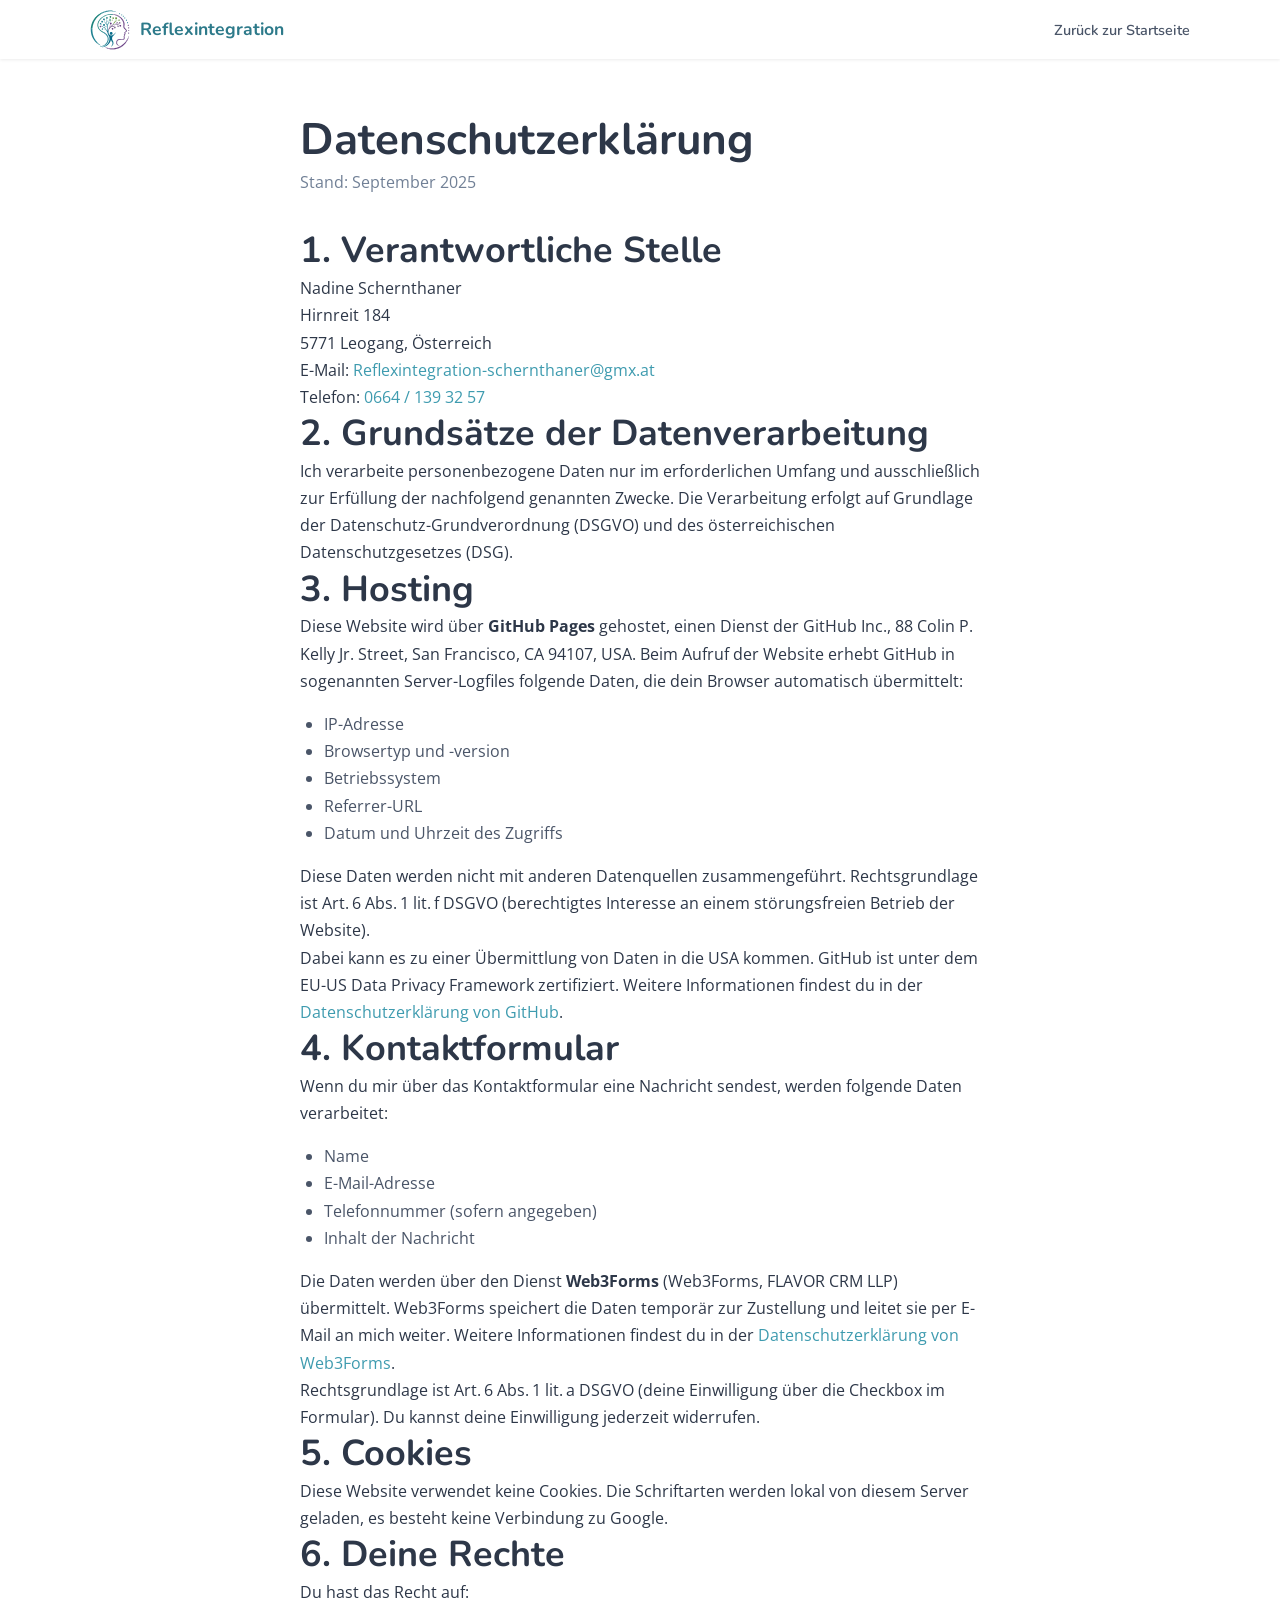
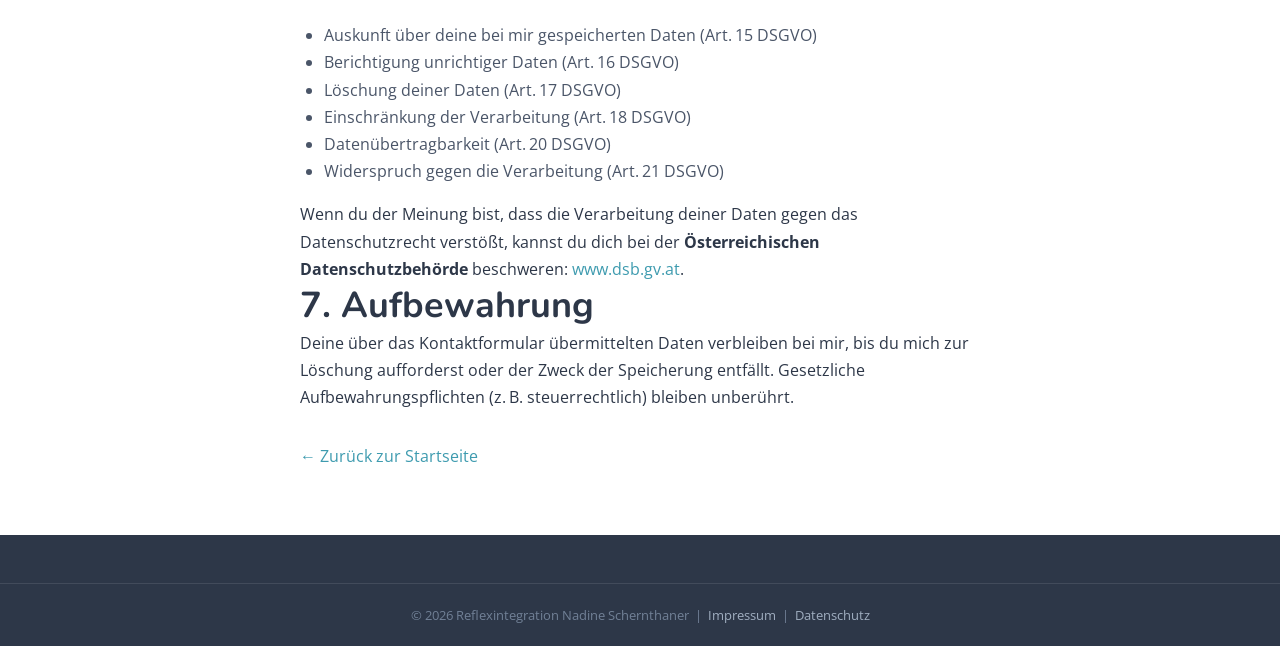
<file: datenschutz.html>
<!DOCTYPE html>
<html lang="de">
<head>
  <meta charset="UTF-8">
  <meta name="viewport" content="width=device-width, initial-scale=1.0">
  <title>Datenschutzerklärung — Reflexintegration Nadine Schernthaner</title>
  <meta name="robots" content="noindex, follow">
  <link rel="icon" type="image/svg+xml" href="images/reflexintegration-bildmarke.svg">
  <link rel="icon" type="image/png" sizes="32x32" href="images/favicon-32x32.png">
  <link rel="preload" href="fonts/nunito-latin-wght-normal.woff2" as="font" type="font/woff2" crossorigin>
  <link rel="preload" href="fonts/open-sans-latin-wght-normal.woff2" as="font" type="font/woff2" crossorigin>
  <link rel="stylesheet" href="css/styles.css">
</head>
<body>

  <nav class="navbar scrolled" role="navigation">
    <div class="container">
      <a href="index.html" class="nav-brand">
        <img src="images/reflexintegration-bildmarke.svg" alt="Reflexintegration Logo" width="40" height="40">
        <span>Reflexintegration</span>
      </a>
      <ul class="nav-links">
        <li><a href="index.html">Zurück zur Startseite</a></li>
      </ul>
    </div>
  </nav>

  <main>
    <section class="section" style="padding-top:7rem;">
      <div class="container" style="max-width:720px;">
        <h1>Datenschutzerklärung</h1>
        <p style="color:var(--clr-text-light);margin-bottom:2rem;">Stand: September 2025</p>

        <h2>1. Verantwortliche Stelle</h2>
        <p>
          Nadine Schernthaner<br>
          Hirnreit 184<br>
          5771 Leogang, Österreich<br>
          E-Mail: <a href="mailto:Reflexintegration-schernthaner@gmx.at">Reflexintegration-schernthaner@gmx.at</a><br>
          Telefon: <a href="tel:+436641393257">0664 / 139 32 57</a>
        </p>

        <h2>2. Grundsätze der Datenverarbeitung</h2>
        <p>Ich verarbeite personenbezogene Daten nur im erforderlichen Umfang und ausschließlich zur Erfüllung der nachfolgend genannten Zwecke. Die Verarbeitung erfolgt auf Grundlage der Datenschutz-Grundverordnung (DSGVO) und des österreichischen Datenschutzgesetzes (DSG).</p>

        <h2>3. Hosting</h2>
        <p>Diese Website wird über <strong>GitHub Pages</strong> gehostet, einen Dienst der GitHub Inc., 88 Colin P. Kelly Jr. Street, San Francisco, CA 94107, USA. Beim Aufruf der Website erhebt GitHub in sogenannten Server-Logfiles folgende Daten, die dein Browser automatisch übermittelt:</p>
        <ul style="margin:1rem 0 1rem 1.5rem;color:var(--clr-text-muted);">
          <li>IP-Adresse</li>
          <li>Browsertyp und -version</li>
          <li>Betriebssystem</li>
          <li>Referrer-URL</li>
          <li>Datum und Uhrzeit des Zugriffs</li>
        </ul>
        <p>Diese Daten werden nicht mit anderen Datenquellen zusammengeführt. Rechtsgrundlage ist Art.&thinsp;6 Abs.&thinsp;1 lit.&thinsp;f DSGVO (berechtigtes Interesse an einem störungsfreien Betrieb der Website).</p>
        <p>Dabei kann es zu einer Übermittlung von Daten in die USA kommen. GitHub ist unter dem EU-US Data Privacy Framework zertifiziert. Weitere Informationen findest du in der <a href="https://docs.github.com/de/site-policy/privacy-policies/github-general-privacy-statement" target="_blank" rel="noopener">Datenschutzerklärung von GitHub</a>.</p>

        <h2>4. Kontaktformular</h2>
        <p>Wenn du mir über das Kontaktformular eine Nachricht sendest, werden folgende Daten verarbeitet:</p>
        <ul style="margin:1rem 0 1rem 1.5rem;color:var(--clr-text-muted);">
          <li>Name</li>
          <li>E-Mail-Adresse</li>
          <li>Telefonnummer (sofern angegeben)</li>
          <li>Inhalt der Nachricht</li>
        </ul>
        <p>Die Daten werden über den Dienst <strong>Web3Forms</strong> (Web3Forms, FLAVOR CRM LLP) übermittelt. Web3Forms speichert die Daten temporär zur Zustellung und leitet sie per E-Mail an mich weiter. Weitere Informationen findest du in der <a href="https://web3forms.com/privacy" target="_blank" rel="noopener">Datenschutzerklärung von Web3Forms</a>.</p>
        <p>Rechtsgrundlage ist Art.&thinsp;6 Abs.&thinsp;1 lit.&thinsp;a DSGVO (deine Einwilligung über die Checkbox im Formular). Du kannst deine Einwilligung jederzeit widerrufen.</p>

        <h2>5. Cookies</h2>
        <p>Diese Website verwendet keine Cookies. Die Schriftarten werden lokal von diesem Server geladen, es besteht keine Verbindung zu Google.</p>

        <h2>6. Deine Rechte</h2>
        <p>Du hast das Recht auf:</p>
        <ul style="margin:1rem 0 1rem 1.5rem;color:var(--clr-text-muted);">
          <li>Auskunft über deine bei mir gespeicherten Daten (Art.&thinsp;15 DSGVO)</li>
          <li>Berichtigung unrichtiger Daten (Art.&thinsp;16 DSGVO)</li>
          <li>Löschung deiner Daten (Art.&thinsp;17 DSGVO)</li>
          <li>Einschränkung der Verarbeitung (Art.&thinsp;18 DSGVO)</li>
          <li>Datenübertragbarkeit (Art.&thinsp;20 DSGVO)</li>
          <li>Widerspruch gegen die Verarbeitung (Art.&thinsp;21 DSGVO)</li>
        </ul>
        <p>Wenn du der Meinung bist, dass die Verarbeitung deiner Daten gegen das Datenschutzrecht verstößt, kannst du dich bei der <strong>Österreichischen Datenschutzbehörde</strong> beschweren: <a href="https://www.dsb.gv.at" target="_blank" rel="noopener">www.dsb.gv.at</a>.</p>

        <h2>7. Aufbewahrung</h2>
        <p>Deine über das Kontaktformular übermittelten Daten verbleiben bei mir, bis du mich zur Löschung aufforderst oder der Zweck der Speicherung entfällt. Gesetzliche Aufbewahrungspflichten (z.&thinsp;B. steuerrechtlich) bleiben unberührt.</p>

        <p style="margin-top:2rem;"><a href="index.html">&larr; Zurück zur Startseite</a></p>
      </div>
    </section>
  </main>

  <footer class="site-footer">
    <div class="footer-bottom">
      <div class="container">
        &copy; 2026 Reflexintegration Nadine Schernthaner &nbsp;|&nbsp;
        <a href="impressum.html">Impressum</a> &nbsp;|&nbsp;
        <a href="datenschutz.html">Datenschutz</a>
      </div>
    </div>
  </footer>

</body>
</html>
</file>
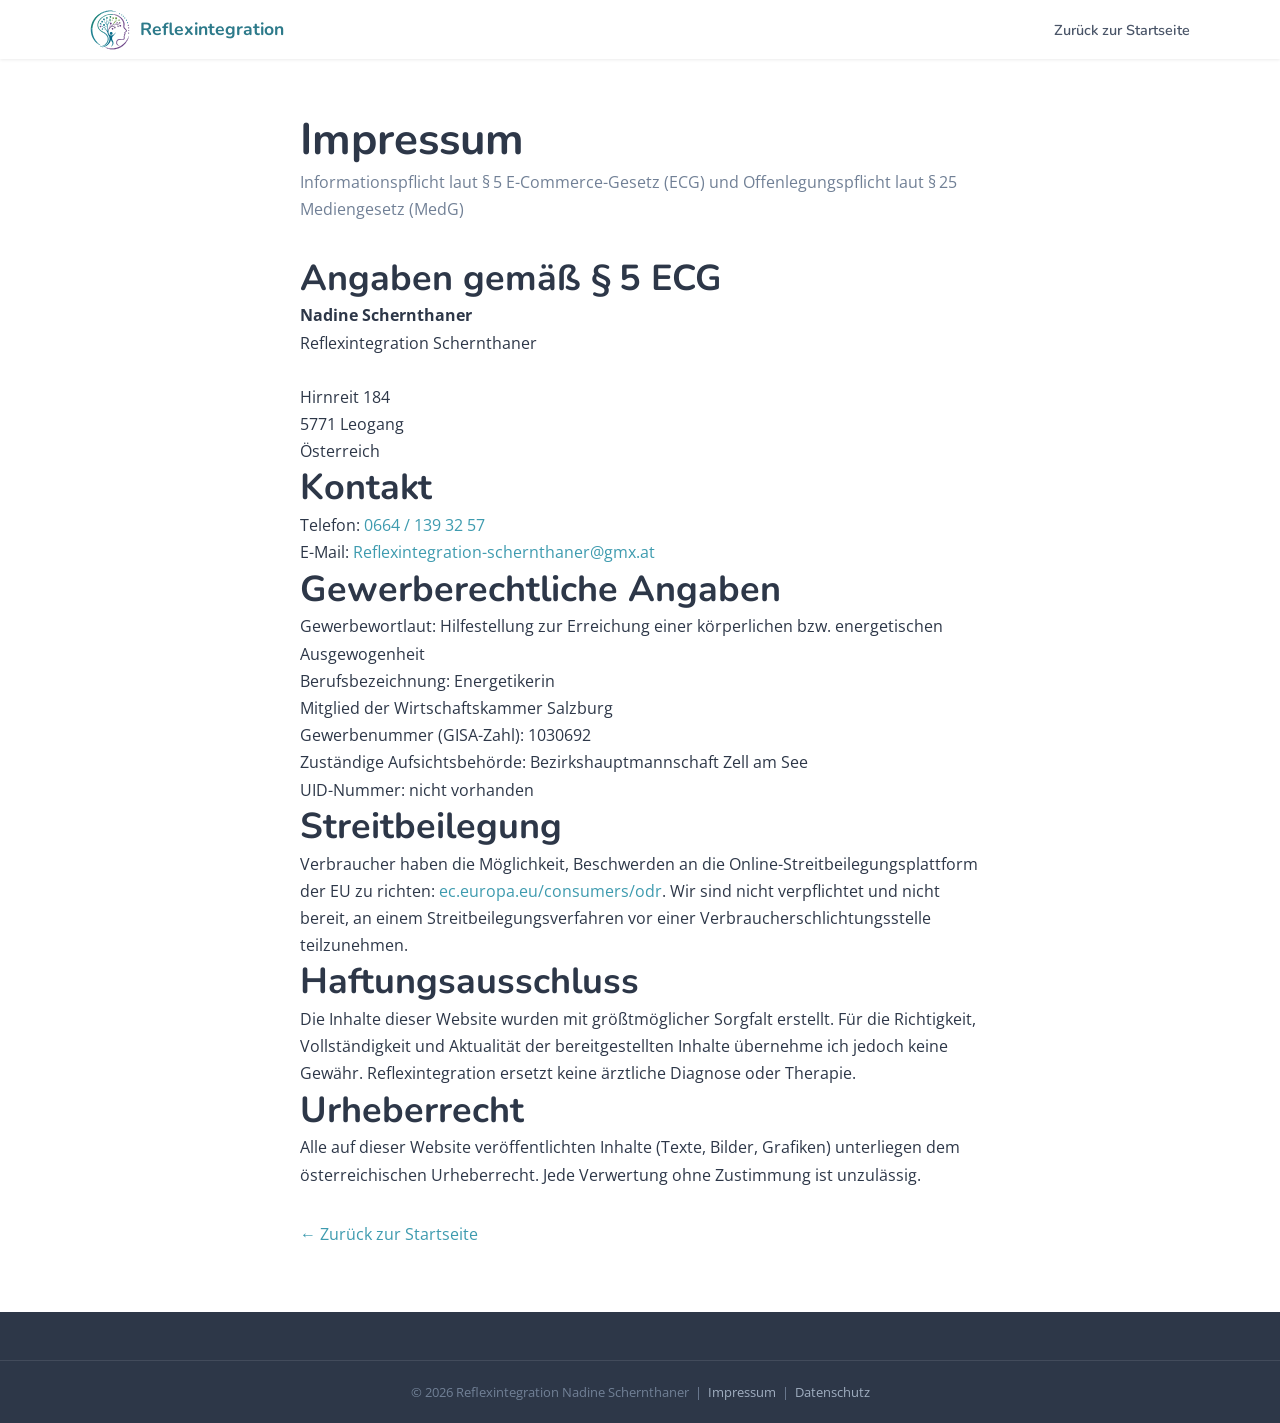
<file: impressum.html>
<!DOCTYPE html>
<html lang="de">
<head>
  <meta charset="UTF-8">
  <meta name="viewport" content="width=device-width, initial-scale=1.0">
  <title>Impressum — Reflexintegration Nadine Schernthaner</title>
  <meta name="robots" content="noindex, follow">
  <link rel="icon" type="image/svg+xml" href="images/reflexintegration-bildmarke.svg">
  <link rel="icon" type="image/png" sizes="32x32" href="images/favicon-32x32.png">
  <link rel="preload" href="fonts/nunito-latin-wght-normal.woff2" as="font" type="font/woff2" crossorigin>
  <link rel="preload" href="fonts/open-sans-latin-wght-normal.woff2" as="font" type="font/woff2" crossorigin>
  <link rel="stylesheet" href="css/styles.css">
</head>
<body>

  <nav class="navbar scrolled" role="navigation">
    <div class="container">
      <a href="index.html" class="nav-brand">
        <img src="images/reflexintegration-bildmarke.svg" alt="Reflexintegration Logo" width="40" height="40">
        <span>Reflexintegration</span>
      </a>
      <ul class="nav-links">
        <li><a href="index.html">Zurück zur Startseite</a></li>
      </ul>
    </div>
  </nav>

  <main>
    <section class="section" style="padding-top:7rem;">
      <div class="container" style="max-width:720px;">
        <h1>Impressum</h1>
        <p style="color:var(--clr-text-light);margin-bottom:2rem;">Informationspflicht laut §&thinsp;5 E-Commerce-Gesetz (ECG) und Offenlegungspflicht laut §&thinsp;25 Mediengesetz (MedG)</p>

        <h2>Angaben gemäß §&thinsp;5 ECG</h2>
        <p>
          <strong>Nadine Schernthaner</strong><br>
          Reflexintegration Schernthaner<br><br>
          Hirnreit 184<br>
          5771 Leogang<br>
          Österreich
        </p>

        <h2>Kontakt</h2>
        <p>
          Telefon: <a href="tel:+436641393257">0664 / 139 32 57</a><br>
          E-Mail: <a href="mailto:Reflexintegration-schernthaner@gmx.at">Reflexintegration-schernthaner@gmx.at</a>
        </p>

        <h2>Gewerberechtliche Angaben</h2>
        <p>
          Gewerbewortlaut: Hilfestellung zur Erreichung einer körperlichen bzw. energetischen Ausgewogenheit<br>
          Berufsbezeichnung: Energetikerin<br>
          Mitglied der Wirtschaftskammer Salzburg<br>
          Gewerbenummer (GISA-Zahl): 1030692<br>
          Zuständige Aufsichtsbehörde: Bezirkshauptmannschaft Zell am See<br>
          UID-Nummer: nicht vorhanden
        </p>

        <h2>Streitbeilegung</h2>
        <p>Verbraucher haben die Möglichkeit, Beschwerden an die Online-Streitbeilegungsplattform der EU zu richten: <a href="https://ec.europa.eu/consumers/odr" target="_blank" rel="noopener">ec.europa.eu/consumers/odr</a>. Wir sind nicht verpflichtet und nicht bereit, an einem Streitbeilegungsverfahren vor einer Verbraucherschlichtungsstelle teilzunehmen.</p>

        <h2>Haftungsausschluss</h2>
        <p>Die Inhalte dieser Website wurden mit größtmöglicher Sorgfalt erstellt. Für die Richtigkeit, Vollständigkeit und Aktualität der bereitgestellten Inhalte übernehme ich jedoch keine Gewähr. Reflexintegration ersetzt keine ärztliche Diagnose oder Therapie.</p>

        <h2>Urheberrecht</h2>
        <p>Alle auf dieser Website veröffentlichten Inhalte (Texte, Bilder, Grafiken) unterliegen dem österreichischen Urheberrecht. Jede Verwertung ohne Zustimmung ist unzulässig.</p>

        <p style="margin-top:2rem;"><a href="index.html">&larr; Zurück zur Startseite</a></p>
      </div>
    </section>
  </main>

  <footer class="site-footer">
    <div class="footer-bottom">
      <div class="container">
        &copy; 2026 Reflexintegration Nadine Schernthaner &nbsp;|&nbsp;
        <a href="impressum.html">Impressum</a> &nbsp;|&nbsp;
        <a href="datenschutz.html">Datenschutz</a>
      </div>
    </div>
  </footer>

</body>
</html>
</file>
<file: css/styles.css>
/* ============================================
   Reflexintegration — Nadine Schernthaner
   Mobile-first responsive stylesheet
   ============================================ */

/* Lokal gehostete Schriften (keine Verbindung zu Google) */
@font-face {
  font-family: 'Nunito';
  font-style: normal;
  font-weight: 200 1000;
  font-display: swap;
  src: url('../fonts/nunito-latin-wght-normal.woff2') format('woff2');
}

@font-face {
  font-family: 'Open Sans';
  font-style: normal;
  font-weight: 300 800;
  font-display: swap;
  src: url('../fonts/open-sans-latin-wght-normal.woff2') format('woff2');
}

:root {
  --clr-teal: #3e9baf;
  --clr-teal-dark: #2d7a8a;
  --clr-teal-light: #e8f4f7;
  --clr-green: #7baf52;
  --clr-green-dark: #5f8c3e;
  --clr-green-light: #f0f7e8;
  --clr-purple: #7f4e9b;
  --clr-purple-light: #f3edf7;

  --clr-text: #2d3748;
  --clr-text-muted: #4a5568;
  --clr-text-light: #718096;
  --clr-bg: #ffffff;
  --clr-bg-alt: #f7fafa;
  --clr-bg-warm: #fdfaf6;
  --clr-border: #e2e8f0;

  --ff-heading: 'Nunito', sans-serif;
  --ff-body: 'Open Sans', sans-serif;

  --shadow-sm: 0 1px 3px rgba(0,0,0,0.08);
  --shadow-md: 0 4px 12px rgba(0,0,0,0.1);
  --shadow-lg: 0 8px 24px rgba(0,0,0,0.12);

  --radius: 10px;
  --radius-lg: 16px;
  --transition: 0.3s ease;
}

*,
*::before,
*::after {
  box-sizing: border-box;
  margin: 0;
  padding: 0;
}

html {
  scroll-behavior: smooth;
  scroll-padding-top: 72px;
}

body {
  font-family: var(--ff-body);
  font-size: 1rem;
  line-height: 1.7;
  color: var(--clr-text);
  background: var(--clr-bg);
  -webkit-font-smoothing: antialiased;
}

img {
  max-width: 100%;
  height: auto;
  display: block;
}

a {
  color: var(--clr-teal);
  text-decoration: none;
  transition: color var(--transition);
}

a:hover {
  color: var(--clr-teal-dark);
}

h1, h2, h3, h4 {
  font-family: var(--ff-heading);
  font-weight: 700;
  line-height: 1.3;
  color: var(--clr-text);
}

h1 { font-size: clamp(1.75rem, 4vw, 2.75rem); }
h2 { font-size: clamp(1.5rem, 3vw, 2.25rem); }
h3 { font-size: clamp(1.15rem, 2vw, 1.5rem); }

.container {
  width: 100%;
  max-width: 1140px;
  margin: 0 auto;
  padding: 0 1.25rem;
}

.section {
  padding: 4rem 0;
}

.section-alt {
  background: var(--clr-bg-alt);
}

.section-header {
  text-align: center;
  margin-bottom: 3rem;
}

.section-header h2 {
  margin-bottom: 0.75rem;
  position: relative;
}

.section-header h2::after {
  content: '';
  display: block;
  width: 60px;
  height: 3px;
  background: linear-gradient(90deg, var(--clr-teal), var(--clr-green));
  border-radius: 2px;
  margin: 0.75rem auto 0;
}

.section-header p {
  color: var(--clr-text-muted);
  max-width: 640px;
  margin: 0 auto;
}

/* ---- Buttons ---- */

.btn {
  display: inline-flex;
  align-items: center;
  gap: 0.5rem;
  padding: 0.85rem 1.75rem;
  border-radius: var(--radius);
  font-family: var(--ff-heading);
  font-weight: 700;
  font-size: 1rem;
  border: 2px solid transparent;
  cursor: pointer;
  transition: all var(--transition);
  text-decoration: none;
}

.btn-primary {
  background: var(--clr-teal);
  color: #fff;
  border-color: var(--clr-teal);
}

.btn-primary:hover {
  background: var(--clr-teal-dark);
  border-color: var(--clr-teal-dark);
  color: #fff;
  transform: translateY(-2px);
  box-shadow: var(--shadow-md);
}

.btn-outline {
  background: transparent;
  color: var(--clr-teal);
  border-color: var(--clr-teal);
}

.btn-outline:hover {
  background: var(--clr-teal);
  color: #fff;
  transform: translateY(-2px);
}

.btn-white {
  background: #fff;
  color: var(--clr-teal);
  border-color: #fff;
}

.btn-white:hover {
  background: var(--clr-teal-light);
  border-color: var(--clr-teal-light);
  color: var(--clr-teal-dark);
  transform: translateY(-2px);
}

/* ---- Navigation ---- */

.navbar {
  position: fixed;
  top: 0;
  left: 0;
  width: 100%;
  z-index: 1000;
  padding: 1rem 0;
  transition: all var(--transition);
  background: transparent;
}

.navbar.scrolled {
  background: rgba(255, 255, 255, 0.97);
  box-shadow: var(--shadow-sm);
  padding: 0.6rem 0;
  backdrop-filter: blur(8px);
}

.navbar .container {
  display: flex;
  align-items: center;
  justify-content: space-between;
}

.nav-brand {
  display: flex;
  align-items: center;
  gap: 0.6rem;
  text-decoration: none;
}

.nav-brand img {
  height: 40px;
  width: auto;
}

.nav-brand span {
  font-family: var(--ff-heading);
  font-weight: 700;
  font-size: 1.1rem;
  color: var(--clr-teal-dark);
  transition: color var(--transition);
}

.nav-links {
  display: none;
  list-style: none;
  gap: 1.5rem;
  align-items: center;
}

.nav-links a {
  font-family: var(--ff-heading);
  font-weight: 600;
  font-size: 0.9rem;
  color: var(--clr-text-muted);
  padding: 0.4rem 0;
  position: relative;
}

.nav-links a::after {
  content: '';
  position: absolute;
  bottom: 0;
  left: 0;
  width: 0;
  height: 2px;
  background: var(--clr-teal);
  transition: width var(--transition);
}

.nav-links a:hover,
.nav-links a.active {
  color: var(--clr-teal);
}

.nav-links a:hover::after,
.nav-links a.active::after {
  width: 100%;
}

.nav-toggle {
  display: flex;
  flex-direction: column;
  gap: 5px;
  background: none;
  border: none;
  cursor: pointer;
  padding: 4px;
}

.nav-toggle span {
  display: block;
  width: 24px;
  height: 2px;
  background: var(--clr-text);
  border-radius: 2px;
  transition: all var(--transition);
}

.nav-toggle.open span:nth-child(1) {
  transform: translateY(7px) rotate(45deg);
}

.nav-toggle.open span:nth-child(2) {
  opacity: 0;
}

.nav-toggle.open span:nth-child(3) {
  transform: translateY(-7px) rotate(-45deg);
}

.mobile-menu {
  display: none;
  position: fixed;
  top: 0;
  left: 0;
  width: 100%;
  height: 100vh;
  background: rgba(255,255,255,0.98);
  backdrop-filter: blur(12px);
  z-index: 999;
  flex-direction: column;
  align-items: center;
  justify-content: center;
  gap: 2rem;
}

.mobile-menu.open {
  display: flex;
}

.mobile-menu a {
  font-family: var(--ff-heading);
  font-size: 1.35rem;
  font-weight: 700;
  color: var(--clr-text);
}

.mobile-menu a:hover {
  color: var(--clr-teal);
}

/* ---- Hero ---- */

.hero {
  min-height: 100vh;
  display: flex;
  align-items: center;
  position: relative;
  overflow: hidden;
  background: linear-gradient(135deg, var(--clr-teal-light) 0%, #f0f7f4 40%, var(--clr-purple-light) 100%);
  background-size: cover;
  background-position: center;
}

.hero[style*="background-image"] {
  background-blend-mode: normal;
  background: none;
  background-image: inherit;
  background-size: cover;
  background-position: center;
}

.hero[style*="background-image"]::before {
  content: '';
  position: absolute;
  inset: 0;
  background: linear-gradient(135deg, rgba(255,255,255,0.88) 0%, rgba(247,250,250,0.82) 50%, rgba(243,237,247,0.78) 100%);
  pointer-events: none;
  z-index: 0;
}

.hero::after {
  content: none;
}

.hero .container {
  position: relative;
  z-index: 1;
  padding-top: 6rem;
  padding-bottom: 4rem;
}

.hero-content {
  max-width: 640px;
}

.hero-tagline {
  display: inline-block;
  font-family: var(--ff-heading);
  font-weight: 700;
  font-size: 0.85rem;
  text-transform: uppercase;
  letter-spacing: 0.1em;
  color: var(--clr-teal);
  margin-bottom: 1rem;
  padding: 0.35rem 0.9rem;
  background: rgba(62,155,175,0.1);
  border-radius: 20px;
}

.hero h1 {
  margin-bottom: 1.25rem;
}

.hero h1 span {
  background: linear-gradient(90deg, var(--clr-teal), var(--clr-purple));
  -webkit-background-clip: text;
  -webkit-text-fill-color: transparent;
  background-clip: text;
}

.hero p {
  font-size: 1.15rem;
  color: var(--clr-text-muted);
  margin-bottom: 2rem;
  line-height: 1.8;
}

.hero-buttons {
  display: flex;
  flex-wrap: wrap;
  gap: 1rem;
}

.hero-logo {
  margin-bottom: 2rem;
  width: 100%;
  max-width: 440px;
  height: auto;
}

/* ---- Was ist Reflexintegration ---- */

.what-is-grid {
  display: grid;
  gap: 2.5rem;
  align-items: center;
}

.what-is-text p {
  margin-bottom: 1rem;
  color: var(--clr-text-muted);
}

.what-is-text p:last-child {
  margin-bottom: 0;
}

.what-is-image {
  border-radius: var(--radius-lg);
  overflow: hidden;
  box-shadow: var(--shadow-lg);
}

.what-is-image img {
  width: 100%;
  height: 100%;
  object-fit: cover;
}

/* ---- Für wen ---- */

.symptom-categories {
  display: grid;
  gap: 1.5rem;
}

.symptom-card {
  background: #fff;
  border-radius: var(--radius-lg);
  padding: 1.75rem;
  box-shadow: var(--shadow-sm);
  border-left: 4px solid var(--clr-teal);
  transition: all var(--transition);
}

.symptom-card:hover {
  box-shadow: var(--shadow-md);
  transform: translateY(-2px);
}

.symptom-card:nth-child(2) {
  border-left-color: var(--clr-green);
}

.symptom-card:nth-child(3) {
  border-left-color: var(--clr-purple);
}

.symptom-card:nth-child(4) {
  border-left-color: var(--clr-teal-dark);
}

.symptom-card-header {
  display: flex;
  align-items: center;
  gap: 0.75rem;
  margin-bottom: 1rem;
}

.symptom-card-header svg {
  flex-shrink: 0;
  width: 28px;
  height: 28px;
}

.symptom-card h3 {
  font-size: 1.1rem;
}

.symptom-list {
  list-style: none;
  display: flex;
  flex-direction: column;
  gap: 0.5rem;
}

.symptom-list li {
  position: relative;
  padding-left: 1.5rem;
  color: var(--clr-text-muted);
  font-size: 0.95rem;
}

.symptom-list li::before {
  content: '';
  position: absolute;
  left: 0;
  top: 0.55em;
  width: 6px;
  height: 6px;
  border-radius: 50%;
  background: var(--clr-teal);
}

.symptom-card:nth-child(2) .symptom-list li::before { background: var(--clr-green); }
.symptom-card:nth-child(3) .symptom-list li::before { background: var(--clr-purple); }
.symptom-card:nth-child(4) .symptom-list li::before { background: var(--clr-teal-dark); }

.fuer-wen-image {
  margin-top: 2rem;
  border-radius: var(--radius-lg);
  overflow: hidden;
  max-width: 480px;
  margin-left: auto;
  margin-right: auto;
  box-shadow: var(--shadow-md);
}

.fuer-wen-cta {
  text-align: center;
  margin-top: 2.5rem;
}

.fuer-wen-cta p {
  color: var(--clr-text-muted);
  margin-bottom: 1.25rem;
  font-size: 1.05rem;
}

/* ---- Ablauf / Timeline ---- */

.ablauf-image {
  max-width: 700px;
  margin: 0 auto 3rem;
  border-radius: var(--radius-lg);
  overflow: hidden;
  box-shadow: var(--shadow-lg);
}

.ablauf-image img {
  width: 100%;
  height: auto;
  display: block;
  object-fit: cover;
  max-height: 400px;
}

.timeline {
  position: relative;
  max-width: 700px;
  margin: 0 auto;
}

.timeline::before {
  content: '';
  position: absolute;
  left: 20px;
  top: 0;
  bottom: 0;
  width: 2px;
  background: linear-gradient(180deg, var(--clr-teal), var(--clr-green), var(--clr-purple));
  border-radius: 1px;
}

.timeline-step {
  position: relative;
  padding-left: 60px;
  padding-bottom: 2.5rem;
}

.timeline-step:last-child {
  padding-bottom: 0;
}

.timeline-number {
  position: absolute;
  left: 0;
  top: 0;
  width: 42px;
  height: 42px;
  border-radius: 50%;
  background: var(--clr-teal);
  color: #fff;
  display: flex;
  align-items: center;
  justify-content: center;
  font-family: var(--ff-heading);
  font-weight: 700;
  font-size: 1rem;
  box-shadow: 0 2px 8px rgba(62,155,175,0.3);
  z-index: 1;
}

.timeline-step:nth-child(2) .timeline-number { background: #4aa89e; }
.timeline-step:nth-child(3) .timeline-number { background: var(--clr-green); }
.timeline-step:nth-child(4) .timeline-number { background: #6a9b4a; }
.timeline-step:nth-child(5) .timeline-number { background: #8a6dab; }
.timeline-step:nth-child(6) .timeline-number { background: var(--clr-purple); }

.timeline-content {
  background: #fff;
  border-radius: var(--radius);
  padding: 1.5rem;
  box-shadow: var(--shadow-sm);
  transition: all var(--transition);
}

.timeline-content:hover {
  box-shadow: var(--shadow-md);
}

.timeline-content h3 {
  margin-bottom: 0.5rem;
  font-size: 1.05rem;
}

.timeline-content p {
  color: var(--clr-text-muted);
  font-size: 0.95rem;
}

/* ---- Über mich ---- */

.about-grid {
  display: grid;
  gap: 2.5rem;
  align-items: start;
}

.about-photo-placeholder {
  width: 100%;
  max-width: 320px;
  aspect-ratio: 3/4;
  background: var(--clr-bg-alt);
  border: 2px dashed var(--clr-border);
  border-radius: var(--radius-lg);
  display: flex;
  flex-direction: column;
  align-items: center;
  justify-content: center;
  gap: 0.75rem;
  color: var(--clr-text-light);
  margin: 0 auto;
}

.about-photo-placeholder svg {
  width: 48px;
  height: 48px;
  opacity: 0.4;
}

.about-text p {
  color: var(--clr-text-muted);
  margin-bottom: 1rem;
}

.about-credentials {
  list-style: none;
  margin-top: 1.5rem;
  display: flex;
  flex-direction: column;
  gap: 0.75rem;
}

.about-credentials li {
  display: flex;
  align-items: center;
  gap: 0.75rem;
  font-weight: 600;
  color: var(--clr-text);
}

.about-credentials svg {
  flex-shrink: 0;
  width: 20px;
  height: 20px;
  color: var(--clr-teal);
}

.about-reflexes {
  margin-top: 1.5rem;
  padding: 1rem 1.25rem;
  background: var(--clr-bg);
  border: 1px solid var(--clr-border);
  border-radius: var(--radius-lg);
}

.about-reflexes summary {
  cursor: pointer;
  font-weight: 600;
  color: var(--clr-teal-dark);
}

.about-reflexes p {
  margin: 0.75rem 0 0;
  font-size: 0.95rem;
}

/* ---- Kontakt ---- */

.contact-section {
  position: relative;
  background: url('../images/contact.jfif') center / cover no-repeat;
}

.contact-section::before {
  content: '';
  position: absolute;
  inset: 0;
  background: linear-gradient(135deg, rgba(247,250,250,0.93) 0%, rgba(255,255,255,0.90) 100%);
  pointer-events: none;
}

.contact-section > .container {
  position: relative;
  z-index: 1;
}

.contact-grid {
  display: grid;
  gap: 2.5rem;
}

.contact-form {
  background: #fff;
  padding: 2rem;
  border-radius: var(--radius-lg);
  box-shadow: var(--shadow-md);
}

.form-group {
  margin-bottom: 1.25rem;
}

.form-group label {
  display: block;
  font-family: var(--ff-heading);
  font-weight: 600;
  font-size: 0.9rem;
  margin-bottom: 0.4rem;
  color: var(--clr-text);
}

.form-group label .optional {
  font-weight: 400;
  color: var(--clr-text-light);
  font-size: 0.85rem;
}

.form-group input,
.form-group textarea {
  width: 100%;
  padding: 0.75rem 1rem;
  border: 1.5px solid var(--clr-border);
  border-radius: var(--radius);
  font-family: var(--ff-body);
  font-size: 0.95rem;
  color: var(--clr-text);
  transition: border-color var(--transition), box-shadow var(--transition);
  background: #fff;
}

.form-group input:focus,
.form-group textarea:focus {
  outline: none;
  border-color: var(--clr-teal);
  box-shadow: 0 0 0 3px rgba(62,155,175,0.1);
}

.form-group input.error,
.form-group textarea.error {
  border-color: #e53e3e;
}

.form-group .error-message {
  color: #e53e3e;
  font-size: 0.82rem;
  margin-top: 0.3rem;
  display: none;
}

.form-group textarea {
  min-height: 120px;
  resize: vertical;
}

.form-checkbox {
  display: flex;
  align-items: flex-start;
  gap: 0.6rem;
  margin-bottom: 1.5rem;
}

.form-checkbox input[type="checkbox"] {
  width: 18px;
  height: 18px;
  margin-top: 3px;
  flex-shrink: 0;
  accent-color: var(--clr-teal);
}

.form-checkbox label {
  font-size: 0.85rem;
  color: var(--clr-text-muted);
  line-height: 1.5;
}

.form-checkbox label a {
  text-decoration: underline;
}

.form-status {
  padding: 1rem;
  border-radius: var(--radius);
  margin-top: 1rem;
  display: none;
  font-size: 0.9rem;
}

.form-status.success {
  display: block;
  background: var(--clr-green-light);
  color: var(--clr-green-dark);
  border: 1px solid var(--clr-green);
}

.form-status.error {
  display: block;
  background: #fed7d7;
  color: #c53030;
  border: 1px solid #fc8181;
}

.contact-info {
  display: flex;
  flex-direction: column;
  gap: 1.5rem;
}

.contact-info-item {
  display: flex;
  align-items: flex-start;
  gap: 1rem;
}

.contact-info-icon {
  width: 44px;
  height: 44px;
  border-radius: 50%;
  background: var(--clr-teal-light);
  display: flex;
  align-items: center;
  justify-content: center;
  flex-shrink: 0;
}

.contact-info-icon svg {
  width: 20px;
  height: 20px;
  color: var(--clr-teal);
}

.contact-info-item h4 {
  font-size: 0.95rem;
  margin-bottom: 0.15rem;
}

.contact-info-item p,
.contact-info-item a {
  color: var(--clr-text-muted);
  font-size: 0.9rem;
}

/* ---- Footer ---- */

.site-footer {
  background: var(--clr-text);
  color: #cbd5e0;
  padding: 3rem 0 0;
}

.footer-grid {
  display: grid;
  gap: 2rem;
  padding-bottom: 2rem;
}

.footer-brand img {
  height: 36px;
  margin-bottom: 0.75rem;
  filter: brightness(2);
}

.footer-brand p {
  font-size: 0.88rem;
  line-height: 1.6;
  color: #a0aec0;
}

.footer-col h4 {
  color: #fff;
  font-size: 0.95rem;
  margin-bottom: 0.75rem;
}

.footer-links {
  list-style: none;
  display: flex;
  flex-direction: column;
  gap: 0.4rem;
}

.footer-links a {
  color: #a0aec0;
  font-size: 0.88rem;
  transition: color var(--transition);
}

.footer-links a:hover {
  color: #fff;
}

.footer-contact-item {
  display: flex;
  align-items: center;
  gap: 0.5rem;
  color: #a0aec0;
  font-size: 0.88rem;
  margin-bottom: 0.4rem;
}

.footer-contact-item svg {
  width: 16px;
  height: 16px;
  flex-shrink: 0;
  color: var(--clr-teal);
}

.footer-bottom {
  border-top: 1px solid rgba(255,255,255,0.1);
  padding: 1.25rem 0;
  text-align: center;
  font-size: 0.82rem;
  color: #718096;
}

.footer-bottom a {
  color: #a0aec0;
}

.footer-bottom a:hover {
  color: #fff;
}

/* ---- Scroll Animations ---- */

.reveal {
  opacity: 0;
  transform: translateY(24px);
  transition: opacity 0.6s ease, transform 0.6s ease;
}

.reveal.visible {
  opacity: 1;
  transform: translateY(0);
}

/* ---- Responsive ---- */

@media (min-width: 640px) {
  .symptom-categories {
    grid-template-columns: 1fr 1fr;
  }

  .footer-grid {
    grid-template-columns: 1fr 1fr;
  }
}

@media (min-width: 768px) {
  .what-is-grid {
    grid-template-columns: 1.2fr 0.8fr;
  }

  .about-grid {
    grid-template-columns: 280px 1fr;
  }

  .contact-grid {
    grid-template-columns: 1.2fr 0.8fr;
  }
}

@media (min-width: 960px) {
  .nav-links {
    display: flex;
  }

  .nav-toggle {
    display: none;
  }

  .footer-grid {
    grid-template-columns: 1.5fr 1fr 1fr;
  }

  .hero-content {
    max-width: 580px;
  }
}

/* ---- Utility ---- */

.sr-only {
  position: absolute;
  width: 1px;
  height: 1px;
  padding: 0;
  margin: -1px;
  overflow: hidden;
  clip: rect(0,0,0,0);
  white-space: nowrap;
  border: 0;
}
</file>
